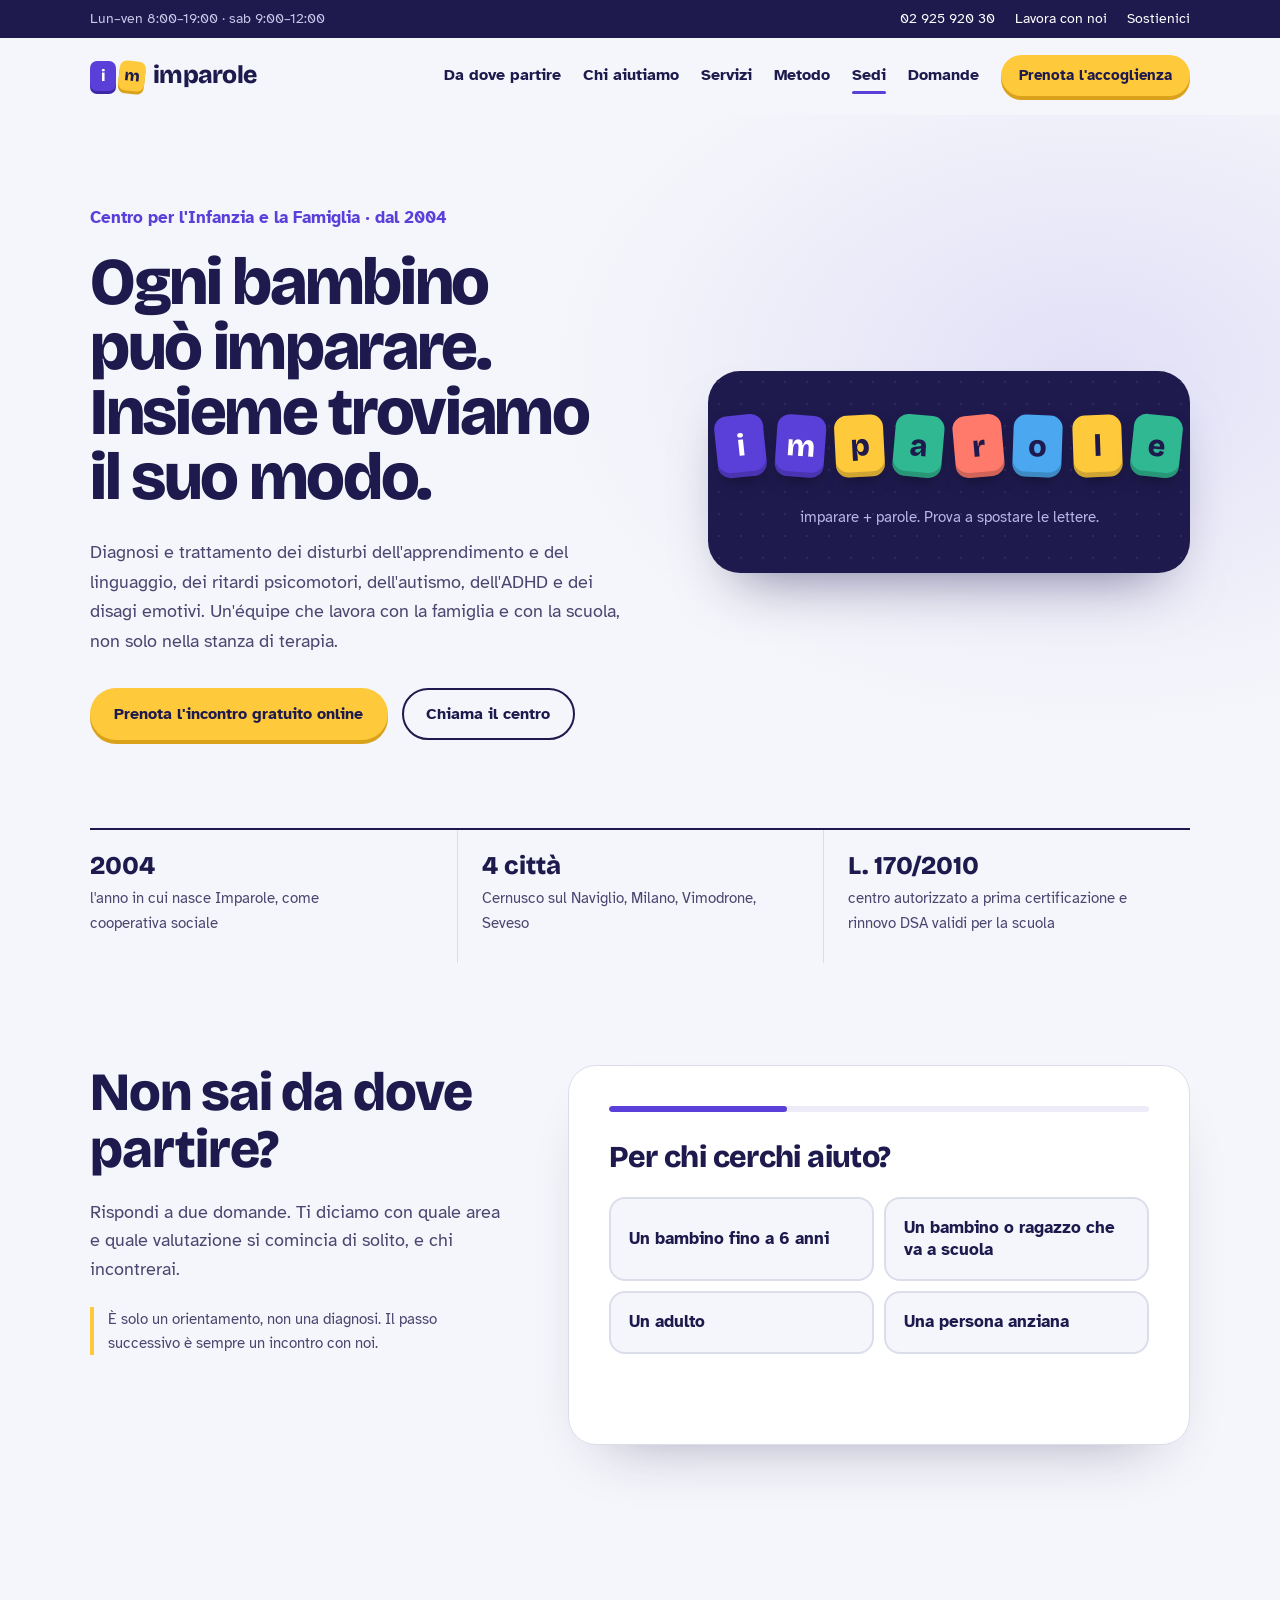
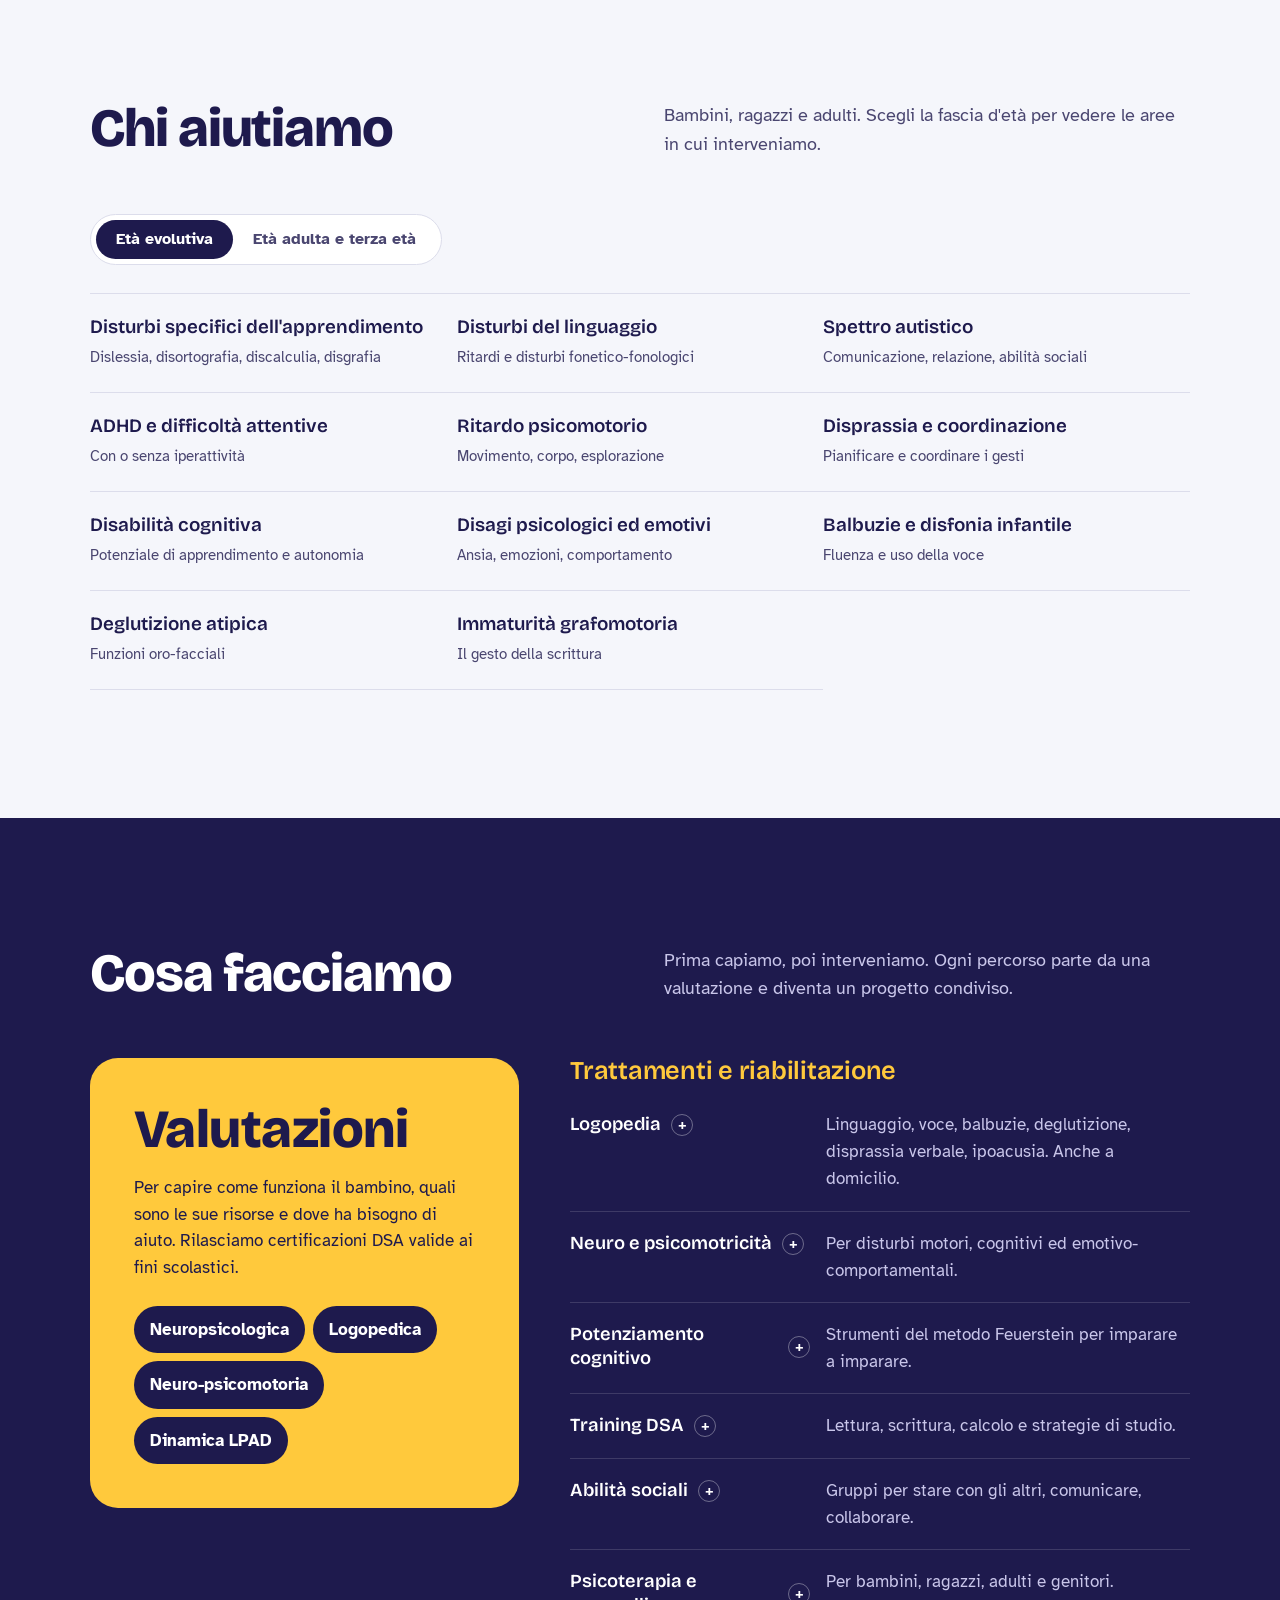
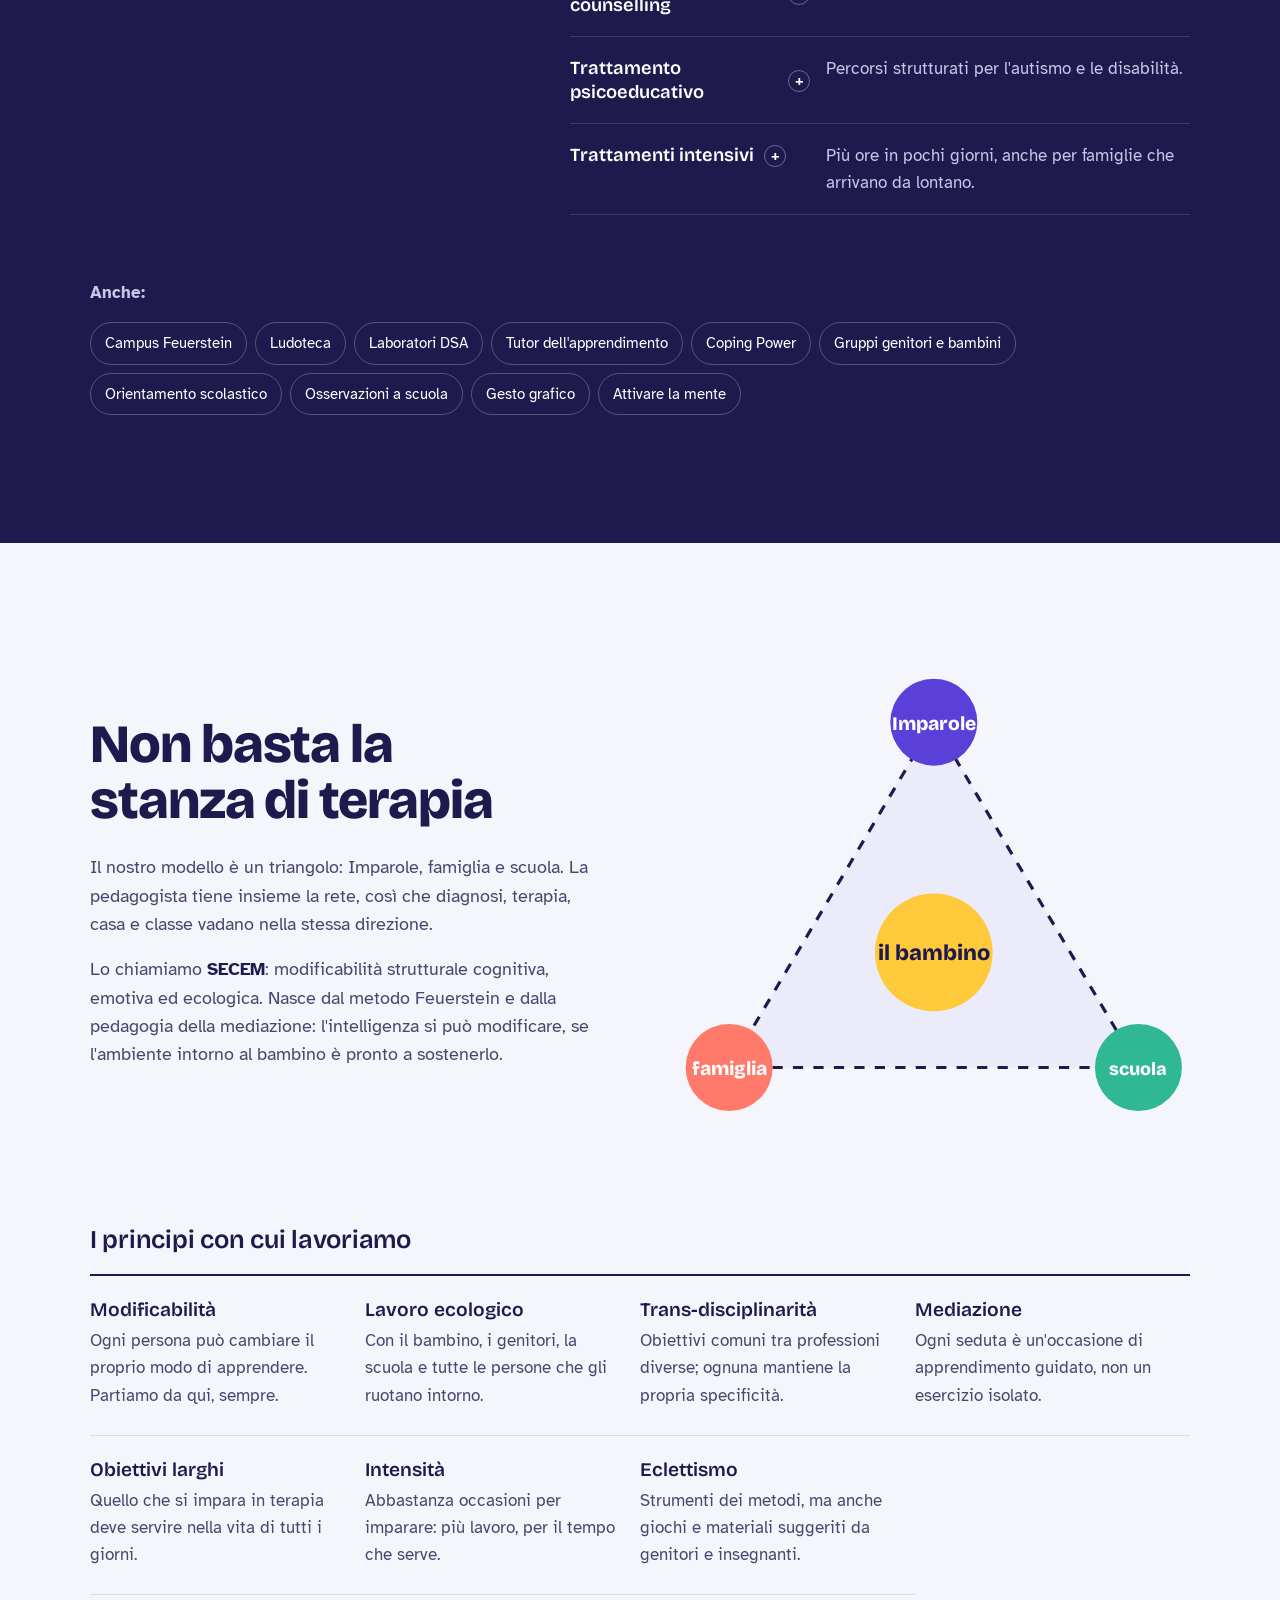
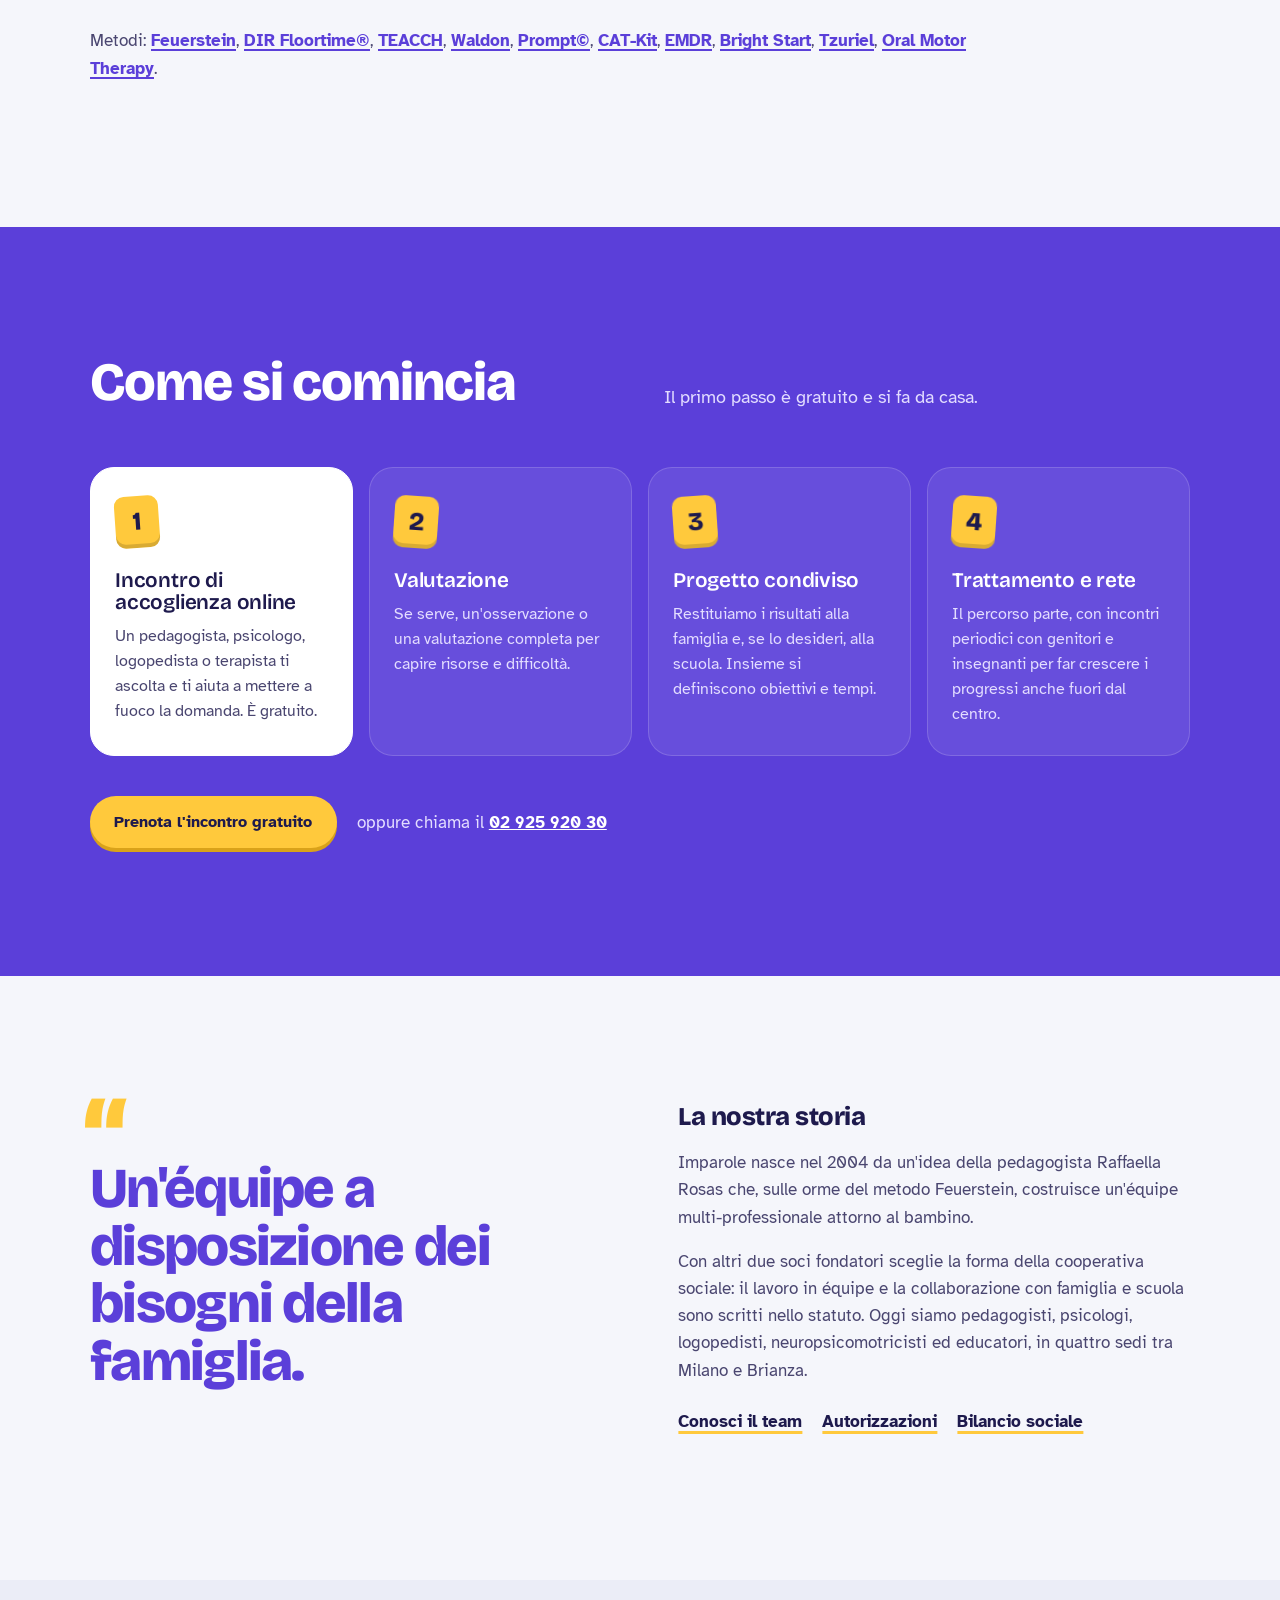
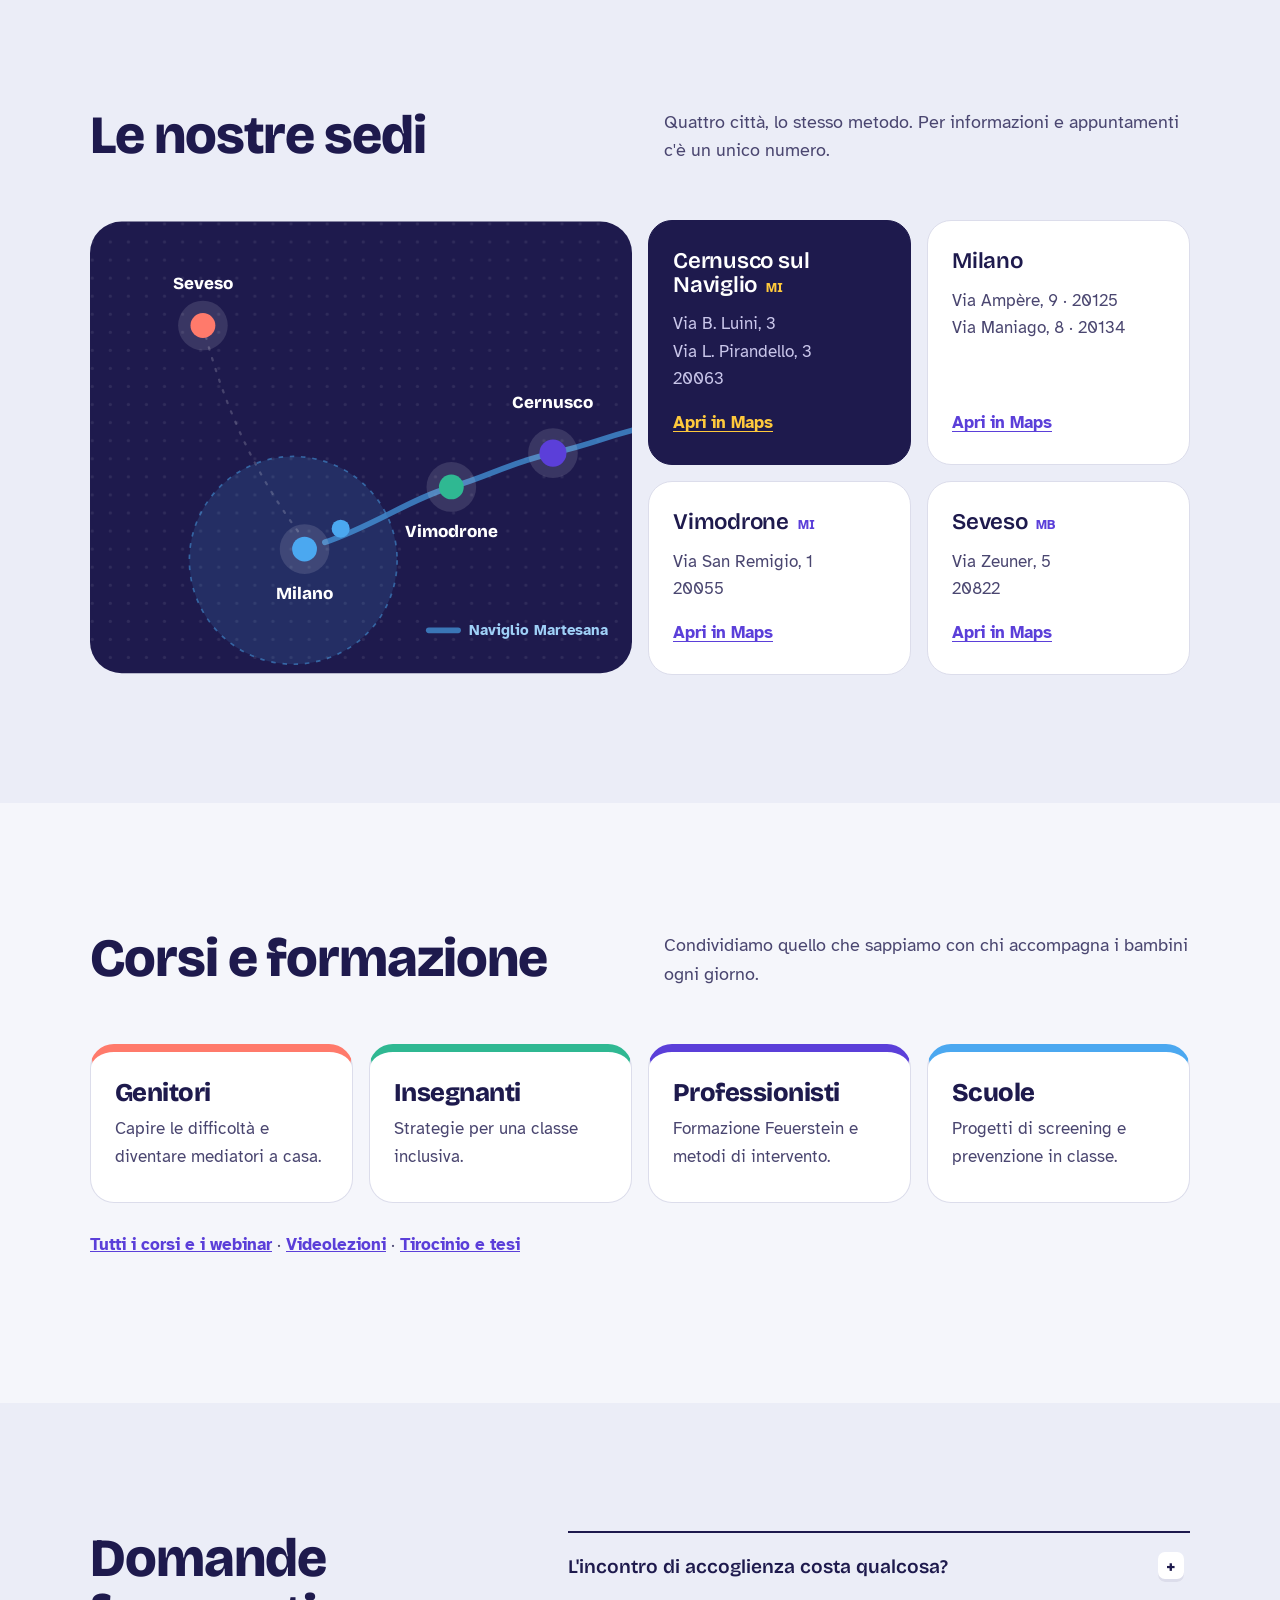
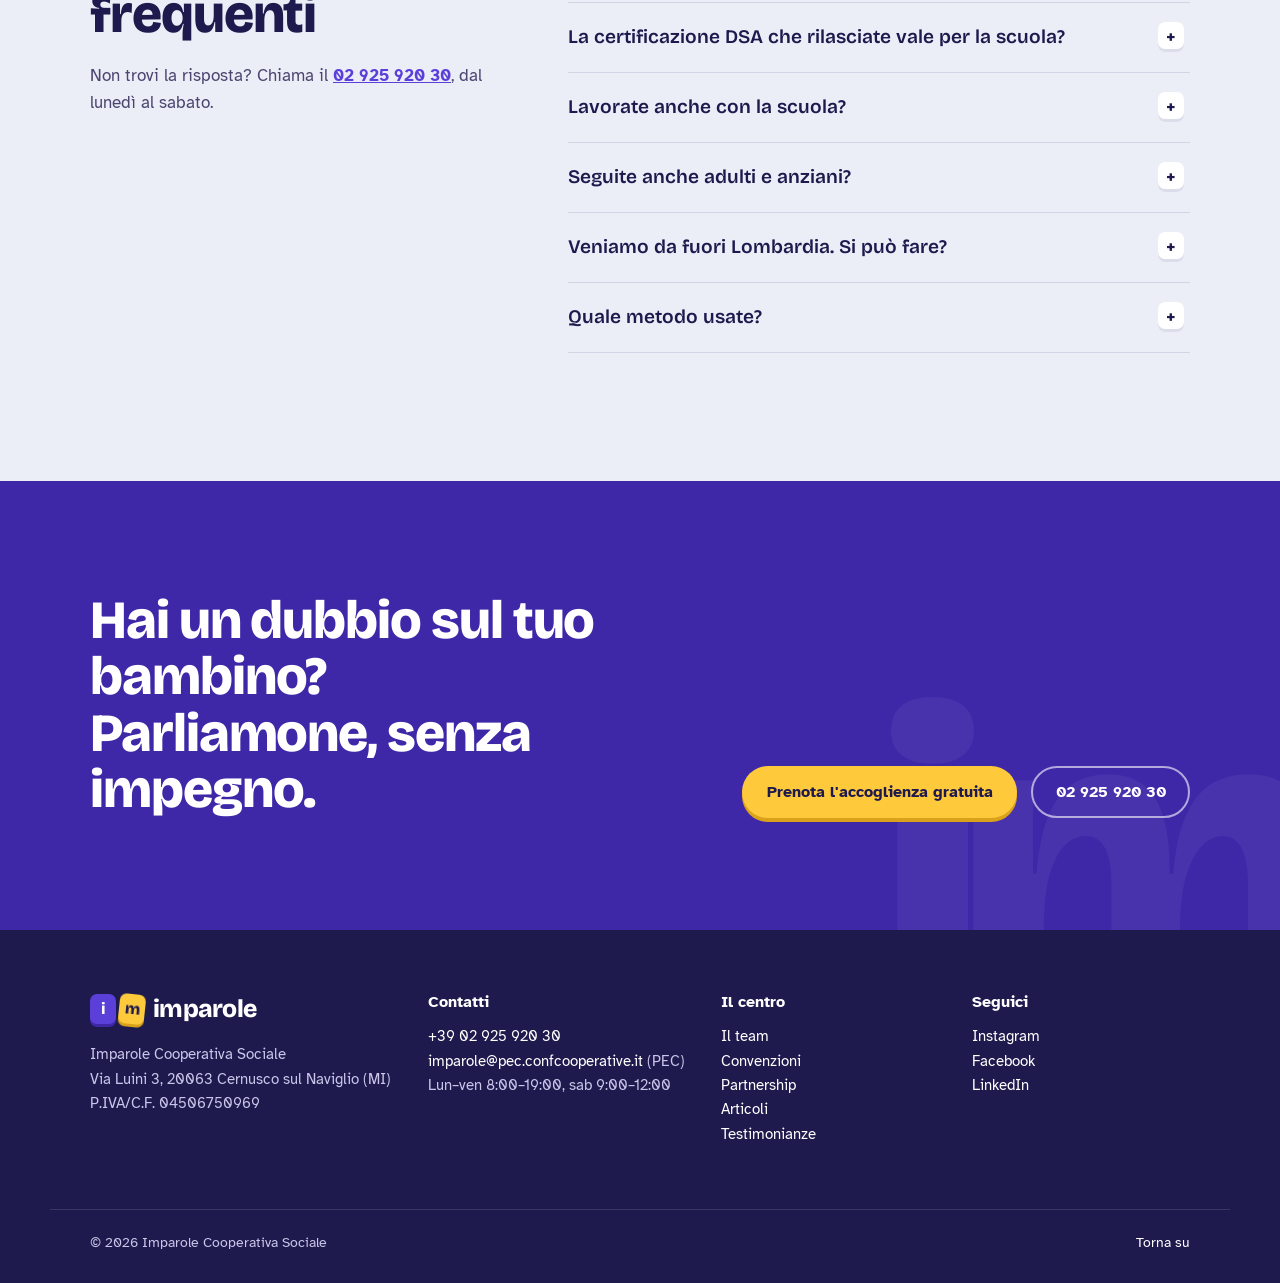
<file: index.html>
<!doctype html>
<html lang="it">
<head>
  <meta charset="utf-8">
  <meta name="viewport" content="width=device-width, initial-scale=1">
  <title>Imparole — Centro per l'Infanzia e la Famiglia</title>
  <meta name="description" content="Imparole è un Centro per l'Infanzia e la Famiglia: diagnosi e trattamento di DSA, disturbi del linguaggio, ADHD, autismo e ritardi psicomotori. Sedi a Cernusco sul Naviglio, Milano, Vimodrone e Seveso.">
  <meta name="theme-color" content="#1E1A4D">
  <meta property="og:title" content="Imparole — Centro per l'Infanzia e la Famiglia">
  <meta property="og:description" content="Valutazioni, logopedia, psicomotricità, potenziamento cognitivo e metodo Feuerstein. Dal 2004 accanto a bambini, famiglie e scuole.">
  <meta property="og:type" content="website">
  <meta property="og:locale" content="it_IT">
  <meta property="og:url" content="https://backinbusinesss.github.io/imparole/">
  <meta property="og:image" content="https://backinbusinesss.github.io/imparole/assets/og.png">
  <meta property="og:image:width" content="1200">
  <meta property="og:image:height" content="630">
  <meta name="twitter:card" content="summary_large_image">
  <link rel="apple-touch-icon" href="assets/apple-touch-icon.png">
  <link rel="icon" href="assets/favicon.svg" type="image/svg+xml">
  <link rel="preconnect" href="https://fonts.googleapis.com">
  <link rel="preconnect" href="https://fonts.gstatic.com" crossorigin>
  <link href="https://fonts.googleapis.com/css2?family=Atkinson+Hyperlegible:ital,wght@0,400;0,700;1,400&family=Bricolage+Grotesque:opsz,wght@12..96,400;12..96,600;12..96,800&display=swap" rel="stylesheet">
  <link rel="stylesheet" href="assets/css/style.css?v=5">
  <script>document.documentElement.classList.add('js')</script>
  <script type="application/ld+json">
  {
    "@context": "https://schema.org",
    "@type": "MedicalClinic",
    "name": "Imparole Cooperativa Sociale",
    "description": "Centro per l'Infanzia e la Famiglia: diagnosi e trattamento dei disturbi dell'apprendimento e del linguaggio.",
    "url": "https://www.imparole.it",
    "telephone": "+39 02 925 920 30",
    "foundingDate": "2004",
    "address": {"@type": "PostalAddress", "streetAddress": "Via B. Luini, 3", "postalCode": "20063", "addressLocality": "Cernusco sul Naviglio", "addressRegion": "MI", "addressCountry": "IT"},
    "openingHours": ["Mo-Fr 08:00-19:00", "Sa 09:00-12:00"],
    "sameAs": ["https://www.facebook.com/CoopImparole/", "https://www.instagram.com/imparole/", "https://it.linkedin.com/company/imparole"]
  }
  </script>
</head>
<body>
  <a class="skip" href="#main">Vai al contenuto</a>

  <div class="topline">
    <div class="wrap topline__in">
      <span>Lun–ven 8:00–19:00 · sab 9:00–12:00</span>
      <span class="topline__links">
        <a href="tel:+390292592030">02 925 920 30</a>
        <a href="https://www.imparole.it/lavora-con-noi/">Lavora con noi</a>
        <a href="https://www.imparole.it/sostienici/">Sostienici</a>
      </span>
    </div>
  </div>

  <header class="nav" id="top">
    <div class="wrap nav__in">
      <a class="brand" href="#top" aria-label="Imparole, torna all'inizio">
        <span class="brand__tiles" aria-hidden="true"><i>i</i><i>m</i></span>
        <span class="brand__word">imparole</span>
      </a>
      <button class="nav__toggle" aria-expanded="false" aria-controls="menu">
        <span class="sr">Apri il menu</span><span class="burger" aria-hidden="true"></span>
      </button>
      <nav id="menu" class="nav__menu" aria-label="Principale">
        <a href="#orientati">Da dove partire</a>
        <a href="#aiutiamo">Chi aiutiamo</a>
        <a href="#servizi">Servizi</a>
        <a href="#metodo">Metodo</a>
        <a href="#sedi">Sedi</a>
        <a href="#domande">Domande</a>
        <a class="btn btn--sun btn--sm" href="#inizia">Prenota l'accoglienza</a>
      </nav>
    </div>
  </header>

  <main id="main">
    <!-- HERO -->
    <section class="hero">
      <div class="wrap hero__grid">
        <div class="hero__copy">
          <p class="hero__kicker">Centro per l'Infanzia e la Famiglia · dal 2004</p>
          <h1 class="hero__title">Ogni bambino può imparare. Insieme troviamo il suo modo.</h1>
          <p class="hero__lead">Diagnosi e trattamento dei disturbi dell'apprendimento e del linguaggio, dei ritardi psicomotori, dell'autismo, dell'ADHD e dei disagi emotivi. Un'équipe che lavora con la famiglia e con la scuola, non solo nella stanza di terapia.</p>
          <div class="hero__cta">
            <a class="btn btn--sun" href="#inizia">Prenota l'incontro gratuito online</a>
            <a class="btn btn--ghost" href="tel:+390292592030">Chiama il centro</a>
          </div>
        </div>

        <div class="board" aria-label="Il nome Imparole composto con lettere-tessera">
          <div class="board__row" id="tiles">
            <span class="tile tile--im" style="--r:-6deg;--c:var(--violet)">i</span>
            <span class="tile tile--im" style="--r:4deg;--c:var(--violet)">m</span>
            <span class="tile" style="--r:-3deg;--c:var(--sun)">p</span>
            <span class="tile" style="--r:5deg;--c:var(--mint)">a</span>
            <span class="tile" style="--r:-5deg;--c:var(--coral)">r</span>
            <span class="tile" style="--r:2deg;--c:var(--sky)">o</span>
            <span class="tile" style="--r:-2deg;--c:var(--sun)">l</span>
            <span class="tile" style="--r:6deg;--c:var(--mint)">e</span>
          </div>
          <p class="board__note">imparare + parole. Prova a spostare le lettere.</p>
        </div>
      </div>

      <div class="wrap">
        <dl class="facts">
          <div><dt>2004</dt><dd>l'anno in cui nasce Imparole, come cooperativa sociale</dd></div>
          <div><dt>4 città</dt><dd>Cernusco sul Naviglio, Milano, Vimodrone, Seveso</dd></div>
          <div><dt>L. 170/2010</dt><dd>centro autorizzato a prima certificazione e rinnovo DSA validi per la scuola</dd></div>
        </dl>
      </div>
    </section>

    <!-- PERCORSO GUIDATO -->
    <section class="sec finder" id="orientati" aria-labelledby="finder-title">
      <div class="wrap finder__grid">
        <div class="finder__intro">
          <h2 id="finder-title">Non sai da dove partire?</h2>
          <p>Rispondi a due domande. Ti diciamo con quale area e quale valutazione si comincia di solito, e chi incontrerai.</p>
          <p class="finder__note">È solo un orientamento, non una diagnosi. Il passo successivo è sempre un incontro con noi.</p>
        </div>

        <div class="finder__card" data-step="1">
          <div class="finder__progress" aria-hidden="true"><span></span></div>

          <fieldset class="finder__q" data-q="age">
            <legend>Per chi cerchi aiuto?</legend>
            <div class="choices">
              <button type="button" data-v="small">Un bambino fino a 6 anni</button>
              <button type="button" data-v="school">Un bambino o ragazzo che va a scuola</button>
              <button type="button" data-v="adult">Un adulto</button>
              <button type="button" data-v="senior">Una persona anziana</button>
            </div>
          </fieldset>

          <fieldset class="finder__q" data-q="need" hidden>
            <legend>Cosa noti di più?</legend>
            <div class="choices" id="need-choices"></div>
            <button type="button" class="finder__back">Torna indietro</button>
          </fieldset>

          <div class="finder__result" hidden aria-live="polite">
            <p class="finder__area" id="r-area"></p>
            <h3 id="r-title"></h3>
            <p id="r-text"></p>
            <dl class="finder__meta">
              <div><dt>Primo passo</dt><dd id="r-first"></dd></div>
              <div><dt>Chi incontrerai</dt><dd id="r-who"></dd></div>
            </dl>
            <div class="finder__actions">
              <a class="btn btn--sun" href="https://www.imparole.it/accoglienza-online-gratuita/">Prenota l'incontro gratuito</a>
              <button type="button" class="finder__restart">Ricomincia</button>
            </div>
          </div>
        </div>
      </div>
    </section>

    <!-- CHI AIUTIAMO -->
    <section class="sec" id="aiutiamo">
      <div class="wrap">
        <div class="sec__head">
          <h2>Chi aiutiamo</h2>
          <p>Bambini, ragazzi e adulti. Scegli la fascia d'età per vedere le aree in cui interveniamo.</p>
        </div>

        <div class="tabs" role="tablist" aria-label="Fascia d'età">
          <button role="tab" id="t-evo" aria-selected="true" aria-controls="p-evo">Età evolutiva</button>
          <button role="tab" id="t-adu" aria-selected="false" aria-controls="p-adu" tabindex="-1">Età adulta e terza età</button>
        </div>

        <div class="panel" role="tabpanel" id="p-evo" aria-labelledby="t-evo">
          <ul class="areas">
            <li><a href="https://www.imparole.it/disturbi-specifici-apprendimento/"><b>Disturbi specifici dell'apprendimento</b><span>Dislessia, disortografia, discalculia, disgrafia</span></a></li>
            <li><a href="https://www.imparole.it/disturbi-del-linguaggio/"><b>Disturbi del linguaggio</b><span>Ritardi e disturbi fonetico-fonologici</span></a></li>
            <li><a href="https://www.imparole.it/disturbi-dello-spettro-autistico/"><b>Spettro autistico</b><span>Comunicazione, relazione, abilità sociali</span></a></li>
            <li><a href="https://www.imparole.it/adhd-e-difficolta-attentive/"><b>ADHD e difficoltà attentive</b><span>Con o senza iperattività</span></a></li>
            <li><a href="https://www.imparole.it/ritardo-psicomotorio/"><b>Ritardo psicomotorio</b><span>Movimento, corpo, esplorazione</span></a></li>
            <li><a href="https://www.imparole.it/disturbo-della-coordinazione-motoria-e-disprassia/"><b>Disprassia e coordinazione</b><span>Pianificare e coordinare i gesti</span></a></li>
            <li><a href="https://www.imparole.it/disabilita-cognitiva/"><b>Disabilità cognitiva</b><span>Potenziale di apprendimento e autonomia</span></a></li>
            <li><a href="https://www.imparole.it/disagi-psicologici-ed-emotivi/"><b>Disagi psicologici ed emotivi</b><span>Ansia, emozioni, comportamento</span></a></li>
            <li><a href="https://www.imparole.it/balbuzie-infantile/"><b>Balbuzie e disfonia infantile</b><span>Fluenza e uso della voce</span></a></li>
            <li><a href="https://www.imparole.it/deglutizione-atipica/"><b>Deglutizione atipica</b><span>Funzioni oro-facciali</span></a></li>
            <li><a href="https://www.imparole.it/immaturita-grafomotoria/"><b>Immaturità grafomotoria</b><span>Il gesto della scrittura</span></a></li>
          </ul>
        </div>

        <div class="panel" role="tabpanel" id="p-adu" aria-labelledby="t-adu" hidden>
          <ul class="areas">
            <li><a href="https://www.imparole.it/afasia/"><b>Afasia</b><span>Recuperare il linguaggio dopo un evento neurologico</span></a></li>
            <li><a href="https://www.imparole.it/disartria/"><b>Disartria</b><span>Articolazione e intelligibilità della parola</span></a></li>
            <li><a href="https://www.imparole.it/disfagia/"><b>Disfagia</b><span>Deglutire in sicurezza</span></a></li>
            <li><a href="https://www.imparole.it/disfonia-adulti/"><b>Disfonia</b><span>Voce affaticata o alterata</span></a></li>
            <li><a href="https://www.imparole.it/balbuzie-adulta/"><b>Balbuzie adulta</b><span>Fluenza e sicurezza comunicativa</span></a></li>
            <li><a href="https://www.imparole.it/fatica-grafomotoria/"><b>Fatica grafomotoria</b><span>Scrittura lenta o faticosa</span></a></li>
            <li><a href="https://www.imparole.it/disagio-emotivo-e-sofferenza-psichica/"><b>Disagio emotivo</b><span>Sostegno psicologico e psicoterapia</span></a></li>
            <li><a href="https://www.imparole.it/terza-eta/"><b>Terza età</b><span>Attivare la mente, mantenere le abilità</span></a></li>
          </ul>
        </div>
      </div>
    </section>

    <!-- SERVIZI -->
    <section class="sec sec--ink" id="servizi">
      <div class="wrap">
        <div class="sec__head">
          <h2>Cosa facciamo</h2>
          <p>Prima capiamo, poi interveniamo. Ogni percorso parte da una valutazione e diventa un progetto condiviso.</p>
        </div>

        <div class="svc">
          <article class="svc__eval">
            <h3>Valutazioni</h3>
            <p>Per capire come funziona il bambino, quali sono le sue risorse e dove ha bisogno di aiuto. Rilasciamo certificazioni DSA valide ai fini scolastici.</p>
            <ul class="pills">
              <li><button type="button" data-svc="v-neuro">Neuropsicologica</button></li>
              <li><button type="button" data-svc="v-logo">Logopedica</button></li>
              <li><button type="button" data-svc="v-psico">Neuro-psicomotoria</button></li>
              <li><button type="button" data-svc="v-lpad">Dinamica LPAD</button></li>
            </ul>
          </article>

          <div class="svc__list">
            <h3>Trattamenti e riabilitazione</h3>
            <dl>
              <div><dt><button type="button" data-svc="logopedia">Logopedia</button></dt><dd>Linguaggio, voce, balbuzie, deglutizione, disprassia verbale, ipoacusia. Anche a domicilio.</dd></div>
              <div><dt><button type="button" data-svc="psicomotricita">Neuro e psicomotricità</button></dt><dd>Per disturbi motori, cognitivi ed emotivo-comportamentali.</dd></div>
              <div><dt><button type="button" data-svc="cognitivo">Potenziamento cognitivo</button></dt><dd>Strumenti del metodo Feuerstein per imparare a imparare.</dd></div>
              <div><dt><button type="button" data-svc="dsa">Training DSA</button></dt><dd>Lettura, scrittura, calcolo e strategie di studio.</dd></div>
              <div><dt><button type="button" data-svc="sociali">Abilità sociali</button></dt><dd>Gruppi per stare con gli altri, comunicare, collaborare.</dd></div>
              <div><dt><button type="button" data-svc="psicoterapia">Psicoterapia e counselling</button></dt><dd>Per bambini, ragazzi, adulti e genitori.</dd></div>
              <div><dt><button type="button" data-svc="psicoeducativo">Trattamento psicoeducativo</button></dt><dd>Percorsi strutturati per l'autismo e le disabilità.</dd></div>
              <div><dt><button type="button" data-svc="intensivi">Trattamenti intensivi</button></dt><dd>Più ore in pochi giorni, anche per famiglie che arrivano da lontano.</dd></div>
            </dl>
          </div>
        </div>

        <div class="extra">
          <p>Anche:</p>
          <ul>
            <li><a href="https://www.imparole.it/campus-feuerstein/">Campus Feuerstein</a></li>
            <li><a href="https://www.imparole.it/ludoteca/">Ludoteca</a></li>
            <li><a href="https://www.imparole.it/laboratori-dsa/">Laboratori DSA</a></li>
            <li><a href="https://www.imparole.it/tutor-apprendimento/">Tutor dell'apprendimento</a></li>
            <li><a href="https://www.imparole.it/coping-power/">Coping Power</a></li>
            <li><a href="https://www.imparole.it/gruppetti-genitori-e-bambini/">Gruppi genitori e bambini</a></li>
            <li><a href="https://www.imparole.it/orientamentoscolastico/">Orientamento scolastico</a></li>
            <li><a href="https://www.imparole.it/osservazioni-psicoeducative-a-scuola/">Osservazioni a scuola</a></li>
            <li><a href="https://www.imparole.it/educazione-del-gesto-grafico/">Gesto grafico</a></li>
            <li><a href="https://www.imparole.it/attivare-la-mente/">Attivare la mente</a></li>
          </ul>
        </div>
      </div>
    </section>

    <!-- TRIANGOLO + METODO -->
    <section class="sec" id="metodo">
      <div class="wrap tri">
        <div class="tri__copy">
          <h2>Non basta la stanza di terapia</h2>
          <p>Il nostro modello è un triangolo: Imparole, famiglia e scuola. La pedagogista tiene insieme la rete, così che diagnosi, terapia, casa e classe vadano nella stessa direzione.</p>
          <p>Lo chiamiamo <strong>SECEM</strong>: modificabilità strutturale cognitiva, emotiva ed ecologica. Nasce dal metodo Feuerstein e dalla pedagogia della mediazione: l'intelligenza si può modificare, se l'ambiente intorno al bambino è pronto a sostenerlo.</p>
        </div>
        <figure class="tri__fig" aria-label="Schema: Imparole, famiglia e scuola collegati attorno al bambino">
          <svg viewBox="0 0 400 360" role="img">
            <title>Il triangolo Imparole, famiglia, scuola</title>
            <path class="tri__line" d="M200 40 L360 310 L40 310 Z"/>
            <circle class="tri__core" cx="200" cy="220" r="46"/>
            <text class="tri__coretext" x="200" y="226">il bambino</text>
            <g class="tri__node"><circle cx="200" cy="40" r="34" fill="var(--violet)"/><text x="200" y="46">Imparole</text></g>
            <g class="tri__node"><circle cx="360" cy="310" r="34" fill="var(--mint)"/><text x="360" y="316">scuola</text></g>
            <g class="tri__node"><circle cx="40" cy="310" r="34" fill="var(--coral)"/><text x="40" y="316">famiglia</text></g>
          </svg>
        </figure>
      </div>

      <div class="wrap">
        <h3 class="principles__title">I principi con cui lavoriamo</h3>
        <ul class="principles">
          <li><b>Modificabilità</b>Ogni persona può cambiare il proprio modo di apprendere. Partiamo da qui, sempre.</li>
          <li><b>Lavoro ecologico</b>Con il bambino, i genitori, la scuola e tutte le persone che gli ruotano intorno.</li>
          <li><b>Trans-disciplinarità</b>Obiettivi comuni tra professioni diverse; ognuna mantiene la propria specificità.</li>
          <li><b>Mediazione</b>Ogni seduta è un'occasione di apprendimento guidato, non un esercizio isolato.</li>
          <li><b>Obiettivi larghi</b>Quello che si impara in terapia deve servire nella vita di tutti i giorni.</li>
          <li><b>Intensità</b>Abbastanza occasioni per imparare: più lavoro, per il tempo che serve.</li>
          <li><b>Eclettismo</b>Strumenti dei metodi, ma anche giochi e materiali suggeriti da genitori e insegnanti.</li>
        </ul>
        <p class="methods">Metodi: <a href="https://www.imparole.it/metodo-feuerstein-cose/">Feuerstein</a>, <a href="https://www.imparole.it/dir-floortime/">DIR Floortime®</a>, <a href="https://www.imparole.it/metodo-teacch/">TEACCH</a>, <a href="https://www.imparole.it/metodo-waldon/">Waldon</a>, <a href="https://www.imparole.it/metodo-prompt/">Prompt©</a>, <a href="https://www.imparole.it/metodo-cat-kit/">CAT-Kit</a>, <a href="https://www.imparole.it/metodo-emdr/">EMDR</a>, <a href="https://www.imparole.it/metodo-bright-start/">Bright Start</a>, <a href="https://www.imparole.it/metodo-tzuriel/">Tzuriel</a>, <a href="https://www.imparole.it/oral-motor-therapy/">Oral Motor Therapy</a>.</p>
      </div>
    </section>

    <!-- PERCORSO -->
    <section class="sec sec--violet" id="inizia">
      <div class="wrap">
        <div class="sec__head">
          <h2>Come si comincia</h2>
          <p>Il primo passo è gratuito e si fa da casa.</p>
        </div>
        <ol class="steps">
          <li>
            <h3>Incontro di accoglienza online</h3>
            <p>Un pedagogista, psicologo, logopedista o terapista ti ascolta e ti aiuta a mettere a fuoco la domanda. È gratuito.</p>
          </li>
          <li>
            <h3>Valutazione</h3>
            <p>Se serve, un'osservazione o una valutazione completa per capire risorse e difficoltà.</p>
          </li>
          <li>
            <h3>Progetto condiviso</h3>
            <p>Restituiamo i risultati alla famiglia e, se lo desideri, alla scuola. Insieme si definiscono obiettivi e tempi.</p>
          </li>
          <li>
            <h3>Trattamento e rete</h3>
            <p>Il percorso parte, con incontri periodici con genitori e insegnanti per far crescere i progressi anche fuori dal centro.</p>
          </li>
        </ol>
        <div class="steps__cta">
          <a class="btn btn--sun" href="https://www.imparole.it/accoglienza-online-gratuita/">Prenota l'incontro gratuito</a>
          <span>oppure chiama il <a href="tel:+390292592030">02 925 920 30</a></span>
        </div>
      </div>
    </section>

    <!-- STORIA -->
    <section class="sec" id="storia">
      <div class="wrap story">
        <blockquote class="story__quote">
          <p>Un'équipe a disposizione dei bisogni della famiglia.</p>
        </blockquote>
        <div class="story__copy">
          <h2>La nostra storia</h2>
          <p>Imparole nasce nel 2004 da un'idea della pedagogista Raffaella Rosas che, sulle orme del metodo Feuerstein, costruisce un'équipe multi-professionale attorno al bambino.</p>
          <p>Con altri due soci fondatori sceglie la forma della cooperativa sociale: il lavoro in équipe e la collaborazione con famiglia e scuola sono scritti nello statuto. Oggi siamo pedagogisti, psicologi, logopedisti, neuropsicomotricisti ed educatori, in quattro sedi tra Milano e Brianza.</p>
          <p class="story__links"><a href="https://www.imparole.it/staff/">Conosci il team</a> <a href="https://www.imparole.it/autorizzazioni/">Autorizzazioni</a> <a href="https://www.imparole.it/bilancio-sociale/">Bilancio sociale</a></p>
        </div>
      </div>
    </section>

    <!-- SEDI -->
    <section class="sec sec--soft" id="sedi">
      <div class="wrap">
        <div class="sec__head">
          <h2>Le nostre sedi</h2>
          <p>Quattro città, lo stesso metodo. Per informazioni e appuntamenti c'è un unico numero.</p>
        </div>
        <div class="sedi">
        <figure class="map" aria-label="Mappa illustrata delle sedi a nord-est di Milano">
          <svg viewBox="0 0 480 400" role="img">
            <title>Le sedi Imparole: Seveso, Milano, Vimodrone, Cernusco sul Naviglio</title>
            <defs>
              <pattern id="dots" width="16" height="16" patternUnits="userSpaceOnUse"><circle cx="2" cy="2" r="1.4" class="map__dot"/></pattern>
            </defs>
            <rect width="480" height="400" rx="28" class="map__bg"/>
            <rect width="480" height="400" rx="28" fill="url(#dots)"/>
            <circle cx="180" cy="300" r="92" class="map__city"/>
            <path d="M208 284 C 250 270, 285 245, 320 235 S 370 214, 410 205 S 455 190, 500 180" class="map__river"/>
            <path d="M100 92 C 120 170, 150 230, 190 282" class="map__road"/>
            <g class="pin" data-place="seveso" transform="translate(100 92)"><circle r="22" class="pin__halo"/><circle r="11" fill="var(--coral)"/><text y="-32">Seveso</text></g>
            <g class="pin" data-place="milano" transform="translate(190 290)"><circle r="22" class="pin__halo"/><circle r="11" fill="var(--sky)"/><text y="44">Milano</text></g>
            <g class="pin" data-place="milano" transform="translate(222 272)"><circle r="8" fill="var(--sky)"/></g>
            <g class="pin" data-place="vimodrone" transform="translate(320 235)"><circle r="22" class="pin__halo"/><circle r="11" fill="var(--mint)"/><text y="44">Vimodrone</text></g>
            <g class="pin" data-place="cernusco" transform="translate(410 205)"><circle r="22" class="pin__halo"/><circle r="12" fill="var(--violet)"/><text y="-40">Cernusco</text></g>
            <g transform="translate(300 366)"><line x1="0" y1="-4" x2="26" y2="-4" class="map__river"/><text x="36" y="0" class="map__riverlabel">Naviglio Martesana</text></g>
          </svg>
        </figure>
        <ul class="places">
          <li class="place place--main" data-place="cernusco">
            <h3>Cernusco sul Naviglio <small>MI</small></h3>
            <p>Via B. Luini, 3<br>Via L. Pirandello, 3<br>20063</p>
            <a href="https://www.google.com/maps/search/?api=1&query=Via+Luini+3+Cernusco+sul+Naviglio">Apri in Maps</a>
          </li>
          <li class="place" data-place="milano">
            <h3>Milano</h3>
            <p>Via Ampère, 9 · 20125<br>Via Maniago, 8 · 20134</p>
            <a href="https://www.google.com/maps/search/?api=1&query=Via+Ampere+9+Milano">Apri in Maps</a>
          </li>
          <li class="place" data-place="vimodrone">
            <h3>Vimodrone <small>MI</small></h3>
            <p>Via San Remigio, 1<br>20055</p>
            <a href="https://www.google.com/maps/search/?api=1&query=Via+San+Remigio+1+Vimodrone">Apri in Maps</a>
          </li>
          <li class="place" data-place="seveso">
            <h3>Seveso <small>MB</small></h3>
            <p>Via Zeuner, 5<br>20822</p>
            <a href="https://www.google.com/maps/search/?api=1&query=Via+Zeuner+5+Seveso">Apri in Maps</a>
          </li>
        </ul>
        </div>
      </div>
    </section>

    <!-- CORSI -->
    <section class="sec" id="corsi">
      <div class="wrap">
        <div class="sec__head">
          <h2>Corsi e formazione</h2>
          <p>Condividiamo quello che sappiamo con chi accompagna i bambini ogni giorno.</p>
        </div>
        <div class="courses">
          <a href="https://www.imparole.it/corsi-genitori/" class="course" style="--c:var(--coral)"><b>Genitori</b><span>Capire le difficoltà e diventare mediatori a casa.</span></a>
          <a href="https://www.imparole.it/corsi-insegnanti/" class="course" style="--c:var(--mint)"><b>Insegnanti</b><span>Strategie per una classe inclusiva.</span></a>
          <a href="https://www.imparole.it/corsi-professionisti/" class="course" style="--c:var(--violet)"><b>Professionisti</b><span>Formazione Feuerstein e metodi di intervento.</span></a>
          <a href="https://www.imparole.it/progetti-scuole/" class="course" style="--c:var(--sky)"><b>Scuole</b><span>Progetti di screening e prevenzione in classe.</span></a>
        </div>
        <p class="courses__more"><a href="https://www.imparole.it/corsi-e-webinar/">Tutti i corsi e i webinar</a> · <a href="https://www.imparole.it/videolezioni/">Videolezioni</a> · <a href="https://www.imparole.it/sede-di-tirocinio-e-tesi/">Tirocinio e tesi</a></p>
      </div>
    </section>

    <!-- FAQ -->
    <section class="sec sec--soft" id="domande">
      <div class="wrap faq">
        <div class="faq__head">
          <h2>Domande frequenti</h2>
          <p>Non trovi la risposta? Chiama il <a href="tel:+390292592030">02 925 920 30</a>, dal lunedì al sabato.</p>
        </div>
        <div class="faq__list">
          <details>
            <summary>L'incontro di accoglienza costa qualcosa?</summary>
            <p>No, è gratuito e si fa online. Un pedagogista, uno psicologo, un logopedista o un terapista della neuro e psicomotricità ti ascolta, ti aiuta a definire la domanda e ti orienta tra i servizi del centro.</p>
          </details>
          <details>
            <summary>La certificazione DSA che rilasciate vale per la scuola?</summary>
            <p>Sì. Imparole è un centro autorizzato alla prima certificazione diagnostica e al rinnovo, validi ai fini scolastici secondo la legge 170/2010.</p>
          </details>
          <details>
            <summary>Lavorate anche con la scuola?</summary>
            <p>È parte del nostro metodo. Con il consenso della famiglia condividiamo i risultati con gli insegnanti, facciamo osservazioni psicoeducative in classe e proponiamo corsi e progetti per le scuole.</p>
          </details>
          <details>
            <summary>Seguite anche adulti e anziani?</summary>
            <p>Sì: logopedia per afasia, disartria, disfagia, disfonia e balbuzie, sostegno psicologico e percorsi per la terza età. Per alcune di queste situazioni la logopedia è possibile anche a domicilio.</p>
          </details>
          <details>
            <summary>Veniamo da fuori Lombardia. Si può fare?</summary>
            <p>Sì, con i trattamenti intensivi: più ore di lavoro concentrate in pochi giorni. Abbiamo anche strutture convenzionate per il pernottamento vicino alla sede.</p>
          </details>
          <details>
            <summary>Quale metodo usate?</summary>
            <p>Il nostro approccio si chiama SECEM e nasce dal metodo Feuerstein: crediamo che le capacità di apprendimento si possano modificare. Lo integriamo con altri metodi riconosciuti, come DIR Floortime®, TEACCH, Prompt© ed EMDR, scelti in base alla persona.</p>
          </details>
        </div>
      </div>
    </section>

    <!-- CTA -->
    <section class="cta">
      <div class="wrap cta__in">
        <h2>Hai un dubbio sul tuo bambino?<br>Parliamone, senza impegno.</h2>
        <div class="cta__actions">
          <a class="btn btn--sun" href="https://www.imparole.it/accoglienza-online-gratuita/">Prenota l'accoglienza gratuita</a>
          <a class="btn btn--line" href="tel:+390292592030">02 925 920 30</a>
        </div>
      </div>
    </section>
  </main>

  <footer class="foot">
    <div class="wrap foot__grid">
      <div>
        <a class="brand brand--light" href="#top"><span class="brand__tiles" aria-hidden="true"><i>i</i><i>m</i></span><span class="brand__word">imparole</span></a>
        <p>Imparole Cooperativa Sociale<br>Via Luini 3, 20063 Cernusco sul Naviglio (MI)<br>P.IVA/C.F. 04506750969</p>
      </div>
      <div>
        <h4>Contatti</h4>
        <p><a href="tel:+390292592030">+39 02 925 920 30</a><br><a href="mailto:imparole@pec.confcooperative.it">imparole@pec.confcooperative.it</a> (PEC)<br>Lun–ven 8:00–19:00, sab 9:00–12:00</p>
      </div>
      <div>
        <h4>Il centro</h4>
        <p><a href="https://www.imparole.it/staff/">Il team</a><br><a href="https://www.imparole.it/convenzioni/">Convenzioni</a><br><a href="https://www.imparole.it/partnership/">Partnership</a><br><a href="https://www.imparole.it/articoli/">Articoli</a><br><a href="https://www.imparole.it/testimonianze/">Testimonianze</a></p>
      </div>
      <div>
        <h4>Seguici</h4>
        <p><a href="https://www.instagram.com/imparole/">Instagram</a><br><a href="https://www.facebook.com/CoopImparole/">Facebook</a><br><a href="https://it.linkedin.com/company/imparole">LinkedIn</a></p>
      </div>
    </div>
    <div class="wrap foot__bottom">
      <span>© <span id="year">2026</span> Imparole Cooperativa Sociale</span>
      <span><a href="#top">Torna su</a></span>
    </div>
  </footer>

  <!-- Pannello servizio -->
  <div class="drawer" id="drawer" hidden>
    <div class="drawer__scrim" data-close></div>
    <aside class="drawer__panel" role="dialog" aria-modal="true" aria-labelledby="d-title" tabindex="-1">
      <button type="button" class="drawer__close" data-close><span class="sr">Chiudi</span><span aria-hidden="true">×</span></button>
      <p class="drawer__kind" id="d-kind"></p>
      <h2 id="d-title"></h2>
      <p class="drawer__lead" id="d-lead"></p>
      <h3>Quando è utile</h3>
      <ul id="d-for"></ul>
      <h3>Come funziona</h3>
      <p id="d-how"></p>
      <div class="drawer__actions">
        <a class="btn btn--sun" href="https://www.imparole.it/accoglienza-online-gratuita/">Parliamone all'incontro gratuito</a>
        <a class="drawer__more" id="d-more" href="#">Scheda completa su imparole.it</a>
      </div>
    </aside>
  </div>

  <!-- Barra contatti mobile -->
  <div class="dock" id="dock" aria-label="Contatti rapidi">
    <a class="btn btn--sun" href="https://www.imparole.it/accoglienza-online-gratuita/">Prenota gratis</a>
    <a class="btn btn--ink" href="tel:+390292592030">Chiama</a>
  </div>

  <script src="assets/js/main.js?v=4" defer></script>
</body>
</html>
</file>
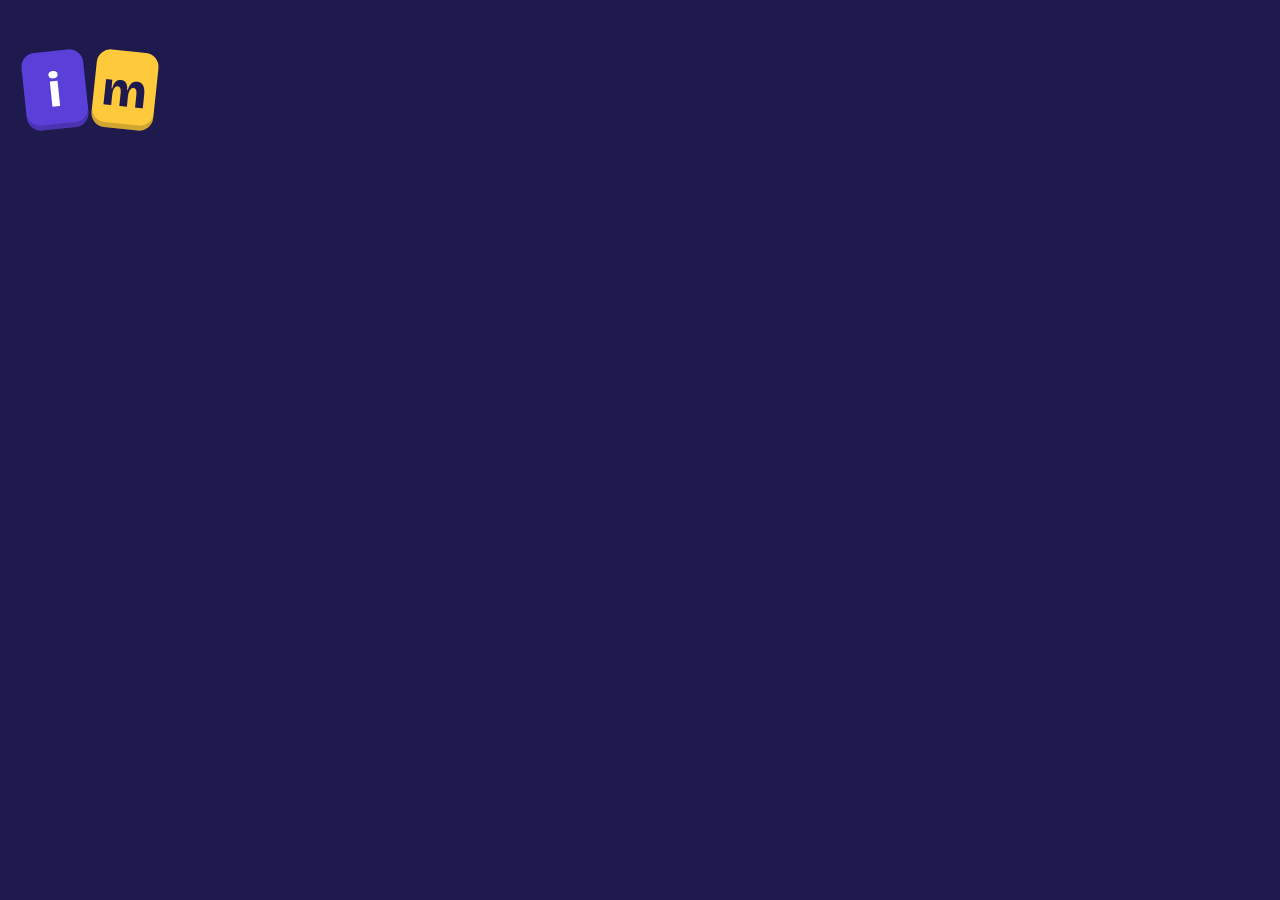
<file: tools/icon.html>
<!doctype html>
<html><head><meta charset="utf-8"><meta name="robots" content="noindex"><title>icon</title>
<link href="https://fonts.googleapis.com/css2?family=Bricolage+Grotesque:opsz,wght@12..96,800&display=swap" rel="stylesheet">
<style>
  html, body { margin: 0; }
  body { width: 180px; height: 180px; background: #1E1A4D; display: grid; place-items: center; }
  .r { display: flex; gap: 8px; }
  .t { width: 62px; height: 78px; border-radius: 14px; display: grid; place-items: center; font: 800 48px/1 "Bricolage Grotesque"; box-shadow: inset 0 -5px 0 rgba(0,0,0,.18); }
</style></head>
<body><div class="r"><span class="t" style="background:#5B3FD9;color:#fff;transform:rotate(-6deg)">i</span><span class="t" style="background:#FFC93C;color:#1E1A4D;transform:rotate(6deg)">m</span></div></body></html>
</file>
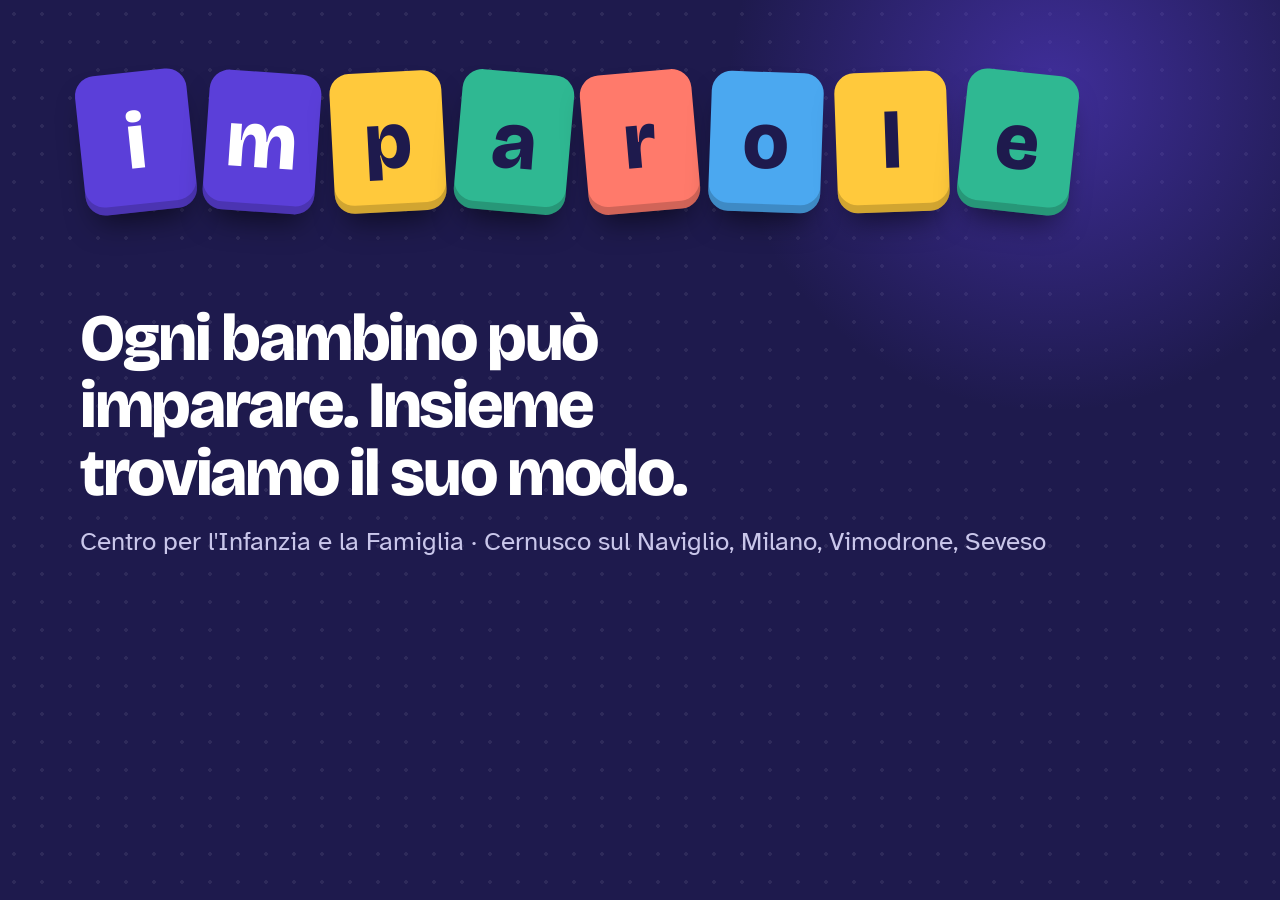
<file: tools/og.html>
<!doctype html>
<html lang="it">
<head>
<meta charset="utf-8">
<meta name="robots" content="noindex">
<title>og</title>
<link href="https://fonts.googleapis.com/css2?family=Atkinson+Hyperlegible:wght@400;700&family=Bricolage+Grotesque:opsz,wght@12..96,800&display=swap" rel="stylesheet">
<style>
  :root { --ink:#1E1A4D; --violet:#5B3FD9; --sun:#FFC93C; --mint:#2FB892; --coral:#FF7A6B; --sky:#4BA8F0; }
  html, body { margin: 0; }
  body { width: 1200px; height: 630px; overflow: hidden; background: var(--ink); color: #fff; font-family: "Atkinson Hyperlegible", sans-serif;
    background-image: radial-gradient(rgba(255,255,255,.07) 2px, transparent 2px); background-size: 28px 28px; position: relative; }
  .glow { position: absolute; width: 700px; height: 700px; right: -200px; top: -260px; background: radial-gradient(circle, rgba(91,63,217,.55), transparent 65%); }
  .in { position: absolute; inset: 72px 80px; display: flex; flex-direction: column; justify-content: space-between; }
  .row { display: flex; gap: 14px; }
  .t { width: 112px; height: 140px; border-radius: 20px; display: grid; place-items: center; font: 800 80px/1 "Bricolage Grotesque"; color: var(--ink);
    box-shadow: inset 0 -8px 0 rgba(0,0,0,.18), 0 18px 30px -12px rgba(0,0,0,.6); }
  h1 { font: 800 66px/1.02 "Bricolage Grotesque"; letter-spacing: -0.035em; margin: 0; max-width: 18ch; }
  p { margin: 18px 0 0; font-size: 26px; color: #C9C6EA; }
</style>
</head>
<body>
  <div class="glow"></div>
  <div class="in">
    <div class="row">
      <span class="t" style="background:var(--violet);color:#fff;transform:rotate(-6deg)">i</span>
      <span class="t" style="background:var(--violet);color:#fff;transform:rotate(4deg)">m</span>
      <span class="t" style="background:var(--sun);transform:rotate(-3deg)">p</span>
      <span class="t" style="background:var(--mint);transform:rotate(5deg)">a</span>
      <span class="t" style="background:var(--coral);transform:rotate(-5deg)">r</span>
      <span class="t" style="background:var(--sky);transform:rotate(2deg)">o</span>
      <span class="t" style="background:var(--sun);transform:rotate(-2deg)">l</span>
      <span class="t" style="background:var(--mint);transform:rotate(6deg)">e</span>
    </div>
    <div>
      <h1>Ogni bambino può imparare. Insieme troviamo il suo modo.</h1>
      <p>Centro per l'Infanzia e la Famiglia · Cernusco sul Naviglio, Milano, Vimodrone, Seveso</p>
    </div>
  </div>
</body>
</html>
</file>
<file: assets/css/style.css>
/* Imparole — design tokens */
:root {
  --ink: #1E1A4D;
  --ink-2: #4A4670;
  --paper: #F5F6FB;
  --white: #FFFFFF;
  --violet: #5B3FD9;
  --violet-deep: #3E28A8;
  --sun: #FFC93C;
  --mint: #2FB892;
  --coral: #FF7A6B;
  --sky: #4BA8F0;
  --line: #DCDDEB;

  --f-display: "Bricolage Grotesque", "Segoe UI", system-ui, sans-serif;
  --f-body: "Atkinson Hyperlegible", "Segoe UI", system-ui, sans-serif;

  --s-1: clamp(2.5rem, 5.2vw, 4.7rem);
  --s-2: clamp(2rem, 4.2vw, 3.4rem);
  --s-3: clamp(1.3rem, 2vw, 1.6rem);
  --s-body: 1.0625rem;

  --wrap: 1180px;
  --gutter: clamp(16px, 4vw, 40px);
  --ease: cubic-bezier(.2, .8, .2, 1);
}

*, *::before, *::after { box-sizing: border-box; }
html { scroll-behavior: smooth; scroll-padding-top: 88px; -webkit-text-size-adjust: 100%; }
body {
  margin: 0;
  background: var(--paper);
  color: var(--ink);
  font: 400 var(--s-body)/1.6 var(--f-body);
  -webkit-font-smoothing: antialiased;
  overflow-x: hidden;
}
img, svg { display: block; max-width: 100%; }
a { color: inherit; }
h1, h2, h3, h4 { font-family: var(--f-display); margin: 0; line-height: 1.05; letter-spacing: -0.02em; font-weight: 800; }
h3 { font-weight: 600; letter-spacing: -0.01em; }
p { margin: 0 0 1em; }
:focus-visible { outline: 3px solid var(--sun); outline-offset: 3px; border-radius: 6px; }

.wrap { max-width: var(--wrap); margin: 0 auto; padding: 0 var(--gutter); }
.sr { position: absolute; width: 1px; height: 1px; overflow: hidden; clip: rect(0 0 0 0); }
.skip { position: absolute; left: 12px; top: -60px; background: var(--sun); color: var(--ink); padding: 10px 16px; border-radius: 10px; z-index: 100; font-weight: 700; }
.skip:focus { top: 12px; }

/* Buttons */
.btn {
  display: inline-flex; align-items: center; justify-content: center; gap: .5em;
  font: 700 1rem/1 var(--f-body);
  padding: 1em 1.4em; border-radius: 999px; text-decoration: none;
  border: 2px solid transparent;
  transition: transform .25s var(--ease), box-shadow .25s var(--ease), background .2s;
}
.btn--sun { background: var(--sun); color: var(--ink); box-shadow: 0 4px 0 #D9A21A; }
.btn--sun:hover { transform: translateY(-2px); box-shadow: 0 6px 0 #D9A21A; }
.btn--sun:active { transform: translateY(3px); box-shadow: 0 1px 0 #D9A21A; }
.btn--ghost { border-color: var(--ink); color: var(--ink); }
.btn--ghost:hover { background: var(--ink); color: var(--white); }
.btn--line { border-color: rgba(255,255,255,.6); color: var(--white); }
.btn--line:hover { background: var(--white); color: var(--violet-deep); }
.btn--sm { padding: .75em 1.1em; font-size: .92rem; }

/* Topline */
.topline { background: var(--ink); color: #C9C6EA; font-size: .85rem; }
.topline__in { display: flex; justify-content: space-between; gap: 16px; padding-top: 8px; padding-bottom: 8px; }
.topline__links { display: flex; gap: 20px; }
.topline a { text-decoration: none; color: var(--white); }
.topline a:hover { color: var(--sun); }

/* Nav */
.nav { position: sticky; top: 0; z-index: 50; background: rgba(245,246,251,.86); backdrop-filter: saturate(1.4) blur(14px); -webkit-backdrop-filter: saturate(1.4) blur(14px); border-bottom: 1px solid transparent; transition: border-color .3s; }
.nav.is-scrolled { border-bottom-color: var(--line); }
.nav__in { display: flex; align-items: center; justify-content: space-between; height: 76px; }
.nav__menu { display: flex; align-items: center; gap: 28px; }
.nav__menu a:not(.btn) { text-decoration: none; font-weight: 700; font-size: .98rem; position: relative; }
.nav__menu a:not(.btn)::after { content: ""; position: absolute; left: 0; right: 0; bottom: -6px; height: 3px; border-radius: 3px; background: var(--violet); transform: scaleX(0); transform-origin: left; transition: transform .3s var(--ease); }
.nav__menu a:not(.btn):hover::after { transform: scaleX(1); }
.nav__toggle { display: none; }

.brand { display: inline-flex; align-items: center; gap: 8px; text-decoration: none; }
.brand__tiles { display: inline-flex; gap: 3px; }
.brand__tiles i { font: 800 1rem/1 var(--f-display); font-style: normal; width: 26px; height: 30px; display: grid; place-items: center; background: var(--violet); color: var(--white); border-radius: 7px; box-shadow: 0 3px 0 var(--violet-deep); }
.brand__tiles i:last-child { background: var(--sun); color: var(--ink); box-shadow: 0 3px 0 #D9A21A; transform: rotate(6deg); }
.brand__word { font: 800 1.55rem/1 var(--f-display); letter-spacing: -0.03em; }
.brand--light { color: var(--white); }

/* Hero */
.hero { padding: clamp(40px, 7vw, 96px) 0 0; position: relative; }
.hero::before { content: ""; position: absolute; inset: 0; background: radial-gradient(60% 60% at 85% 30%, rgba(91,63,217,.12), transparent 70%); pointer-events: none; }
.hero__grid { display: grid; grid-template-columns: minmax(0, 1.15fr) minmax(0, 1fr); gap: clamp(32px, 5vw, 72px); align-items: center; position: relative; }
.hero__kicker { font-weight: 700; color: var(--violet); margin-bottom: 18px; }
.hero__title { font-size: var(--s-1); line-height: .98; letter-spacing: -0.035em; max-width: 15ch; text-wrap: balance; }
.hero__lead { font-size: 1.15rem; color: var(--ink-2); max-width: 54ch; margin: 28px 0 32px; }
.hero__cta { display: flex; flex-wrap: wrap; gap: 14px; }

.board {
  background: var(--ink);
  border-radius: 32px;
  padding: clamp(28px, 4vw, 48px) clamp(18px, 3vw, 36px);
  position: relative;
  box-shadow: 0 30px 60px -30px rgba(30,26,77,.6);
  background-image: radial-gradient(rgba(255,255,255,.07) 1.5px, transparent 1.5px);
  background-size: 22px 22px;
}
.board__row { container-type: inline-size; display: flex; flex-wrap: nowrap; justify-content: center; gap: clamp(4px, 1.4cqi, 10px); }
.tile {
  --c: var(--sun);
  flex: 0 0 auto;
  width: min(64px, 10.5cqi);
  aspect-ratio: 4 / 5;
  display: grid; place-items: center;
  font: 800 min(2.9rem, 7cqi)/1 var(--f-display);
  color: var(--ink);
  background: var(--c);
  border-radius: clamp(8px, 1vw, 14px);
  box-shadow: inset 0 -5px 0 rgba(0,0,0,.18), 0 8px 18px -8px rgba(0,0,0,.5);
  transform: rotate(var(--r, 0deg));
  user-select: none; touch-action: none; cursor: grab;
  transition: transform .5s var(--ease);
}
.tile--im { color: var(--white); }
.tile.is-drag { cursor: grabbing; transition: none; z-index: 2; box-shadow: inset 0 -5px 0 rgba(0,0,0,.18), 0 20px 30px -10px rgba(0,0,0,.6); }
.tile:hover { transform: rotate(0deg) translateY(-4px); }
.board__note { color: #B9B5E4; text-align: center; margin: 28px 0 0; font-size: .95rem; }

/* entrance: "im" slides in to complete "parole" */
.js .tile--im { opacity: 0; transform: translateX(-60px) rotate(-30deg); }
.js .board.is-ready .tile--im { opacity: 1; transform: rotate(var(--r)); transition: transform .9s var(--ease), opacity .4s; }
.js .board.is-ready .tile--im:nth-child(2) { transition-delay: .12s; }

.facts { display: grid; grid-template-columns: repeat(3, 1fr); margin: clamp(48px, 7vw, 88px) 0 0; border-top: 2px solid var(--ink); }
.facts > div { padding: 22px 24px 28px 0; }
.facts > div + div { padding-left: 24px; border-left: 1px solid var(--line); }
.facts dt { font: 800 var(--s-3)/1.1 var(--f-display); margin-bottom: 6px; }
.facts dd { margin: 0; color: var(--ink-2); font-size: .95rem; max-width: 30ch; }

/* Sections */
.sec { padding: clamp(72px, 10vw, 128px) 0; }
.sec__head { display: grid; grid-template-columns: 1fr 1fr; gap: 24px 48px; align-items: end; margin-bottom: clamp(32px, 5vw, 56px); }
.sec__head h2 { font-size: var(--s-2); }
.sec__head p { color: var(--ink-2); max-width: 46ch; margin: 0; font-size: 1.1rem; }
.sec--ink { background: var(--ink); color: var(--white); }
.sec--ink .sec__head p { color: #C9C6EA; }
.sec--violet { background: var(--violet); color: var(--white); }
.sec--violet .sec__head p { color: #E3DDFF; }
.sec--soft { background: #EBEDF7; }

/* Tabs + areas */
.tabs { display: inline-flex; background: var(--white); border: 1px solid var(--line); padding: 5px; border-radius: 999px; margin-bottom: 28px; }
.tabs button { font: 700 .98rem/1 var(--f-body); color: var(--ink-2); background: none; border: 0; padding: 12px 20px; border-radius: 999px; cursor: pointer; transition: background .25s, color .25s; }
.tabs button[aria-selected="true"] { background: var(--ink); color: var(--white); }
.areas { list-style: none; margin: 0; padding: 0; display: grid; grid-template-columns: repeat(3, 1fr); border-top: 1px solid var(--line); }
.areas li { border-bottom: 1px solid var(--line); }
.areas a { display: block; padding: 22px 20px 22px 0; text-decoration: none; height: 100%; transition: padding .3s var(--ease), color .2s; }
.areas a:hover { color: var(--violet); padding-left: 10px; }
.areas b { display: block; font: 600 1.18rem/1.2 var(--f-display); margin-bottom: 4px; }
.areas span { color: var(--ink-2); font-size: .95rem; }
.panel:not([hidden]) { animation: fade .35s var(--ease); }
@keyframes fade { from { opacity: 0; transform: translateY(6px); } }

/* Services */
.svc { display: grid; grid-template-columns: .9fr 1.3fr; gap: clamp(24px, 4vw, 56px); align-items: start; }
.svc__eval { background: var(--sun); color: var(--ink); border-radius: 28px; padding: clamp(28px, 3.5vw, 44px); position: sticky; top: 100px; }
.svc__eval h3 { font-size: var(--s-2); font-weight: 800; margin-bottom: 16px; }
.svc__eval p { font-size: 1.05rem; }
.pills { list-style: none; padding: 0; margin: 24px 0 0; display: flex; flex-wrap: wrap; gap: 8px; }
.pills a { display: inline-block; text-decoration: none; font-weight: 700; padding: 10px 16px; border-radius: 999px; background: var(--ink); color: var(--white); transition: background .2s; }
.pills a:hover { background: var(--violet-deep); }
.svc__list h3 { font-size: var(--s-3); color: var(--sun); margin-bottom: 8px; }
.svc__list dl { margin: 0; }
.svc__list dl > div { display: grid; grid-template-columns: 15rem 1fr; gap: 16px; padding: 18px 0; border-bottom: 1px solid rgba(255,255,255,.14); }
.svc__list dt a { font: 600 1.15rem/1.3 var(--f-display); text-decoration: none; }
.svc__list dt a:hover { color: var(--sun); }
.svc__list dd { margin: 0; color: #C9C6EA; }
.extra { margin-top: clamp(40px, 5vw, 64px); display: flex; gap: 16px; align-items: baseline; flex-wrap: wrap; }
.extra p { margin: 0; color: #C9C6EA; font-weight: 700; }
.extra ul { list-style: none; display: flex; flex-wrap: wrap; gap: 8px; margin: 0; padding: 0; }
.extra a { display: inline-block; padding: 8px 14px; border: 1px solid rgba(255,255,255,.25); border-radius: 999px; text-decoration: none; font-size: .95rem; transition: border-color .2s, background .2s; }
.extra a:hover { border-color: var(--sun); background: rgba(255,201,60,.1); }

/* Triangle */
.tri { display: grid; grid-template-columns: 1fr 1fr; gap: clamp(32px, 6vw, 88px); align-items: center; margin-bottom: clamp(56px, 8vw, 96px); }
.tri__copy h2 { font-size: var(--s-2); margin-bottom: 24px; max-width: 14ch; }
.tri__copy p { color: var(--ink-2); font-size: 1.1rem; max-width: 52ch; }
.tri__copy strong { color: var(--ink); }
.tri__fig { margin: 0; }
.tri__fig svg { width: 100%; height: auto; overflow: visible; }
.tri__line { fill: rgba(91,63,217,.06); stroke: var(--ink); stroke-width: 2.5; stroke-dasharray: 8 8; }
.tri__core { fill: var(--sun); }
.tri__coretext { font: 800 17px var(--f-display); fill: var(--ink); text-anchor: middle; }
.tri__node text { font: 800 15px var(--f-display); fill: var(--white); text-anchor: middle; }
.tri__node:nth-of-type(2) text { font-size: 14px; }
.js .tri__line { stroke-dashoffset: 0; animation: dash 18s linear infinite; }
@keyframes dash { to { stroke-dashoffset: -320; } }

.principles__title { font-size: var(--s-3); margin-bottom: 20px; }
.principles { list-style: none; padding: 0; margin: 0; display: grid; grid-template-columns: repeat(auto-fill, minmax(260px, 1fr)); gap: 0; border-top: 2px solid var(--ink); }
.principles li { padding: 22px 24px 26px 0; border-bottom: 1px solid var(--line); color: var(--ink-2); }
.principles b { display: block; font: 600 1.2rem/1.2 var(--f-display); color: var(--ink); margin-bottom: 6px; }
.methods { margin-top: 32px; color: var(--ink-2); max-width: 80ch; }
.methods a { color: var(--violet); font-weight: 700; text-decoration-thickness: 2px; text-underline-offset: 3px; }

/* Steps */
.steps { list-style: none; counter-reset: s; margin: 0; padding: 0; display: grid; grid-template-columns: repeat(4, 1fr); gap: 16px; }
.steps li { counter-increment: s; position: relative; padding: 28px 24px 28px; background: rgba(255,255,255,.08); border-radius: 24px; border: 1px solid rgba(255,255,255,.16); }
.steps li:first-child { background: var(--white); color: var(--ink); border-color: var(--white); }
.steps li::before { content: counter(s); display: grid; place-items: center; width: 44px; height: 52px; margin-bottom: 22px; font: 800 1.6rem/1 var(--f-display); background: var(--sun); color: var(--ink); border-radius: 10px; box-shadow: inset 0 -4px 0 rgba(0,0,0,.15); transform: rotate(-4deg); }
.steps li:nth-child(even)::before { transform: rotate(4deg); }
.steps h3 { font-size: 1.3rem; margin-bottom: 10px; }
.steps p { margin: 0; color: #E3DDFF; font-size: .98rem; }
.steps li:first-child p { color: var(--ink-2); }
.steps__cta { display: flex; align-items: center; gap: 20px; flex-wrap: wrap; margin-top: 40px; color: #E3DDFF; }
.steps__cta a:not(.btn) { color: var(--white); font-weight: 700; }

/* Story */
.story { display: grid; grid-template-columns: 1fr 1fr; gap: clamp(32px, 6vw, 88px); align-items: start; }
.story__quote { margin: 0; font: 800 clamp(2rem, 4.4vw, 3.6rem)/1.02 var(--f-display); letter-spacing: -0.03em; color: var(--violet); position: relative; padding-top: 56px; }
.story__quote::before { content: "\201C"; position: absolute; top: -20px; left: -6px; font-size: 7rem; line-height: 1; color: var(--sun); }
.story__quote p { margin: 0; }
.story__copy h2 { font-size: var(--s-3); margin-bottom: 18px; }
.story__copy p { color: var(--ink-2); max-width: 58ch; }
.story__links { display: flex; gap: 20px; flex-wrap: wrap; margin-top: 24px; }
.story__links a { font-weight: 700; color: var(--ink); text-decoration-color: var(--sun); text-decoration-thickness: 3px; text-underline-offset: 4px; }

/* Places */
.places { list-style: none; padding: 0; margin: 0; display: grid; grid-template-columns: 1.3fr 1fr 1fr 1fr; gap: 16px; }
.place { background: var(--white); border-radius: 24px; padding: 28px 24px; display: flex; flex-direction: column; border: 1px solid var(--line); }
.place--main { background: var(--ink); color: var(--white); border-color: var(--ink); }
.place h3 { font-size: 1.4rem; margin-bottom: 14px; }
.place small { font: 700 .8rem/1 var(--f-body); color: var(--violet); margin-left: 4px; }
.place--main small { color: var(--sun); }
.place p { color: var(--ink-2); flex: 1; }
.place--main p { color: #C9C6EA; }
.place a { font-weight: 700; color: var(--violet); text-underline-offset: 3px; }
.place--main a { color: var(--sun); }

/* Courses */
.courses { display: grid; grid-template-columns: repeat(4, 1fr); gap: 16px; }
.course { --c: var(--violet); display: flex; flex-direction: column; gap: 10px; text-decoration: none; padding: 28px 24px 32px; border-radius: 24px; background: var(--white); border: 1px solid var(--line); border-top: 8px solid var(--c); transition: transform .3s var(--ease), box-shadow .3s var(--ease); }
.course:hover { transform: translateY(-4px); box-shadow: 0 18px 30px -18px rgba(30,26,77,.4); }
.course b { font: 800 1.6rem/1 var(--f-display); letter-spacing: -0.02em; }
.course span { color: var(--ink-2); }
.courses__more { margin-top: 28px; color: var(--ink-2); }
.courses__more a { font-weight: 700; color: var(--violet); }

/* CTA */
.cta { background: var(--violet-deep); color: var(--white); padding: clamp(64px, 9vw, 112px) 0; position: relative; overflow: hidden; }
.cta::after { content: "im"; position: absolute; right: -2vw; bottom: -12vw; font: 800 34vw/1 var(--f-display); color: rgba(255,255,255,.05); letter-spacing: -0.06em; pointer-events: none; }
.cta__in { display: flex; justify-content: space-between; align-items: end; gap: 32px; flex-wrap: wrap; position: relative; z-index: 1; }
.cta h2 { font-size: var(--s-2); max-width: 18ch; }
.cta__actions { display: flex; gap: 14px; flex-wrap: wrap; }

/* Footer */
.foot { background: var(--ink); color: #C9C6EA; padding: 64px 0 28px; font-size: .95rem; }
.foot__grid { display: grid; grid-template-columns: 1.4fr 1.2fr 1fr 1fr; gap: 32px; }
.foot .brand { margin-bottom: 18px; }
.foot h4 { font: 700 1rem/1 var(--f-body); color: var(--white); margin-bottom: 14px; letter-spacing: 0; }
.foot a { text-decoration: none; color: var(--white); }
.foot a:hover { color: var(--sun); }
.foot__bottom { display: flex; justify-content: space-between; gap: 16px; flex-wrap: wrap; border-top: 1px solid rgba(255,255,255,.12); margin-top: 48px; padding-top: 22px; font-size: .88rem; }

/* Responsive */
@media (max-width: 1000px) {
  .places, .courses { grid-template-columns: 1fr 1fr; }
  .steps { grid-template-columns: 1fr 1fr; }
  .svc { grid-template-columns: 1fr; }
  .svc__eval { position: static; }
  .foot__grid { grid-template-columns: 1fr 1fr; }
  .areas { grid-template-columns: 1fr 1fr; }
}
@media (max-width: 860px) {
  .nav__toggle { display: grid; place-items: center; width: 46px; height: 46px; border: 0; border-radius: 12px; background: var(--ink); cursor: pointer; }
  .burger, .burger::before, .burger::after { display: block; width: 20px; height: 2px; background: var(--white); border-radius: 2px; position: relative; transition: transform .3s var(--ease), background .2s; }
  .burger::before, .burger::after { content: ""; position: absolute; left: 0; }
  .burger::before { top: -6px; } .burger::after { top: 6px; }
  .nav__toggle[aria-expanded="true"] .burger { background: transparent; }
  .nav__toggle[aria-expanded="true"] .burger::before { transform: translateY(6px) rotate(45deg); }
  .nav__toggle[aria-expanded="true"] .burger::after { transform: translateY(-6px) rotate(-45deg); }
  .nav__menu { position: fixed; inset: 76px 0 auto 0; flex-direction: column; align-items: stretch; gap: 0; padding: 8px var(--gutter) 24px; background: var(--paper); border-bottom: 1px solid var(--line); transform: translateY(-8px); opacity: 0; visibility: hidden; transition: opacity .25s, transform .25s var(--ease), visibility .25s; }
  .nav__menu.is-open { opacity: 1; transform: none; visibility: visible; }
  .nav__menu a:not(.btn) { padding: 16px 0; border-bottom: 1px solid var(--line); font-size: 1.1rem; }
  .nav__menu a:not(.btn)::after { display: none; }
  .nav__menu .btn { margin-top: 18px; }
  .hero__grid, .tri, .story, .sec__head { grid-template-columns: 1fr; }
  .hero__title { max-width: 16ch; }
  .facts { grid-template-columns: 1fr; }
  .facts > div + div { padding-left: 0; border-left: 0; border-top: 1px solid var(--line); }
  .svc__list dl > div { grid-template-columns: 1fr; gap: 4px; }
  .topline__in > span:first-child { display: none; }
  .topline__in { justify-content: flex-end; }
}
@media (max-width: 560px) {
  .areas, .places, .courses, .steps, .foot__grid { grid-template-columns: 1fr; }
  .tabs { display: flex; }
  .tabs button { flex: 1; padding: 12px 10px; }
  .hero__cta .btn, .steps__cta .btn, .cta__actions .btn { width: 100%; }
  .topline__links { gap: 14px; }
}

/* ================= v2: premium additions ================= */

.btn--ink { background: var(--ink); color: var(--white); }
.btn--ink:hover { background: var(--violet-deep); }
button { font: inherit; color: inherit; }

/* Nav: active section + earlier collapse (more links) */
.nav__menu a.is-active:not(.btn)::after { transform: scaleX(1); }
.nav__menu { gap: 22px; }
@media (max-width: 1120px) and (min-width: 861px) {
  .nav__menu a[href="#corsi"], .nav__menu a[href="#domande"] { display: none; }
}

/* Hero tiles a touch larger */
.board { padding: clamp(28px, 4vw, 44px) clamp(14px, 2vw, 24px); }
.tile { width: min(70px, 11.4cqi); }

/* Finder */
.finder { padding-top: clamp(56px, 8vw, 104px); }
.finder__grid { display: grid; grid-template-columns: minmax(0, .8fr) minmax(0, 1.2fr); gap: clamp(28px, 5vw, 72px); align-items: start; }
.finder__intro h2 { font-size: var(--s-2); margin-bottom: 20px; }
.finder__intro p { color: var(--ink-2); font-size: 1.1rem; max-width: 40ch; }
.finder__intro .finder__note { font-size: .95rem; border-left: 4px solid var(--sun); padding-left: 14px; margin-top: 24px; }
.finder__card { position: relative; background: var(--white); border: 1px solid var(--line); border-radius: 28px; padding: clamp(24px, 3.5vw, 40px); box-shadow: 0 30px 60px -40px rgba(30,26,77,.45); min-height: 380px; }
.finder__progress { height: 6px; border-radius: 6px; background: #ECEBF7; margin-bottom: 28px; overflow: hidden; }
.finder__progress span { display: block; height: 100%; width: 33%; background: var(--violet); border-radius: 6px; transition: width .5s var(--ease); }
.finder__card[data-step="2"] .finder__progress span { width: 66%; }
.finder__card[data-step="3"] .finder__progress span { width: 100%; background: var(--mint); }
.finder__q { border: 0; margin: 0; padding: 0; min-width: 0; }
.finder__q legend { font: 800 clamp(1.4rem, 2.4vw, 1.9rem)/1.15 var(--f-display); letter-spacing: -0.02em; margin-bottom: 22px; padding: 0; }
.choices { display: grid; grid-template-columns: 1fr 1fr; gap: 10px; }
.choices button { text-align: left; font-weight: 700; padding: 18px; border-radius: 16px; border: 2px solid var(--line); background: var(--paper); cursor: pointer; transition: border-color .2s, background .2s, transform .2s var(--ease); line-height: 1.3; }
.choices button:hover { border-color: var(--violet); background: #F0EDFF; }
.choices button:active { transform: scale(.98); }
.finder__back, .finder__restart { margin-top: 18px; background: none; border: 0; padding: 6px 0; font-weight: 700; color: var(--violet); cursor: pointer; text-decoration: underline; text-underline-offset: 4px; }
.finder__restart { margin: 0; }
.finder__result { animation: fade .45s var(--ease); }
.finder__card [tabindex="-1"]:focus { outline: none; }
.finder__area { display: inline-block; font-weight: 700; font-size: .9rem; background: #E4F7F1; color: #137A5F; padding: 6px 12px; border-radius: 999px; margin-bottom: 14px; }
.finder__result h3 { font-size: clamp(1.5rem, 2.6vw, 2.1rem); font-weight: 800; letter-spacing: -0.02em; margin-bottom: 12px; }
.finder__result > p { color: var(--ink-2); }
.finder__meta { display: grid; grid-template-columns: 1fr 1fr; gap: 12px; margin: 22px 0 26px; }
.finder__meta div { background: var(--paper); border-radius: 16px; padding: 16px 18px; }
.finder__meta dt { font-size: .85rem; color: var(--ink-2); margin-bottom: 4px; }
.finder__meta dd { margin: 0; font-weight: 700; }
.finder__actions { display: flex; align-items: center; gap: 22px; flex-wrap: wrap; }

/* Service buttons */
.pills button { font-weight: 700; padding: 10px 16px; border-radius: 999px; background: var(--ink); color: var(--white); border: 0; cursor: pointer; transition: background .2s; }
.pills button:hover { background: var(--violet-deep); }
.svc__list dt button { font: 600 1.15rem/1.3 var(--f-display); background: none; border: 0; padding: 0; color: var(--white); cursor: pointer; text-align: left; display: inline-flex; align-items: center; gap: 10px; }
.svc__list dt button::after { content: "+"; flex: none; display: grid; place-items: center; width: 22px; height: 22px; border-radius: 50%; border: 1.5px solid rgba(255,255,255,.35); font: 700 14px/1 var(--f-body); transition: background .2s, color .2s, border-color .2s; }
.svc__list dt button:hover { color: var(--sun); }
.svc__list dt button:hover::after { background: var(--sun); color: var(--ink); border-color: var(--sun); }

/* Drawer */
.drawer { position: fixed; inset: 0; z-index: 80; }
.drawer__scrim { position: absolute; inset: 0; background: rgba(30,26,77,.5); backdrop-filter: blur(3px); animation: fadeOnly .3s ease; }
.drawer__panel { position: absolute; top: 0; right: 0; bottom: 0; width: min(560px, 100%); background: var(--paper); padding: clamp(28px, 4vw, 48px); overflow-y: auto; box-shadow: -30px 0 60px -30px rgba(30,26,77,.5); animation: slideIn .45s var(--ease); outline: none; }
.drawer__close { position: absolute; top: 18px; right: 18px; width: 44px; height: 44px; border-radius: 50%; border: 0; background: var(--white); font-size: 1.6rem; line-height: 1; cursor: pointer; box-shadow: 0 2px 0 var(--line); }
.drawer__close:hover { background: var(--sun); }
.drawer__kind { font-weight: 700; color: var(--violet); margin: 8px 0 10px; }
.drawer__panel h2 { font-size: clamp(2rem, 4vw, 2.8rem); margin-bottom: 16px; padding-right: 48px; }
.drawer__lead { font-size: 1.15rem; color: var(--ink-2); }
.drawer__panel h3 { font-size: 1.15rem; margin: 28px 0 10px; }
.drawer__panel ul { margin: 0; padding: 0; list-style: none; }
.drawer__panel li { padding: 10px 0 10px 28px; border-bottom: 1px solid var(--line); position: relative; }
.drawer__panel li::before { content: ""; position: absolute; left: 4px; top: 17px; width: 10px; height: 12px; border-radius: 3px; background: var(--sun); transform: rotate(-6deg); }
.drawer__panel #d-how { color: var(--ink-2); }
.drawer__actions { display: flex; flex-direction: column; align-items: flex-start; gap: 16px; margin-top: 32px; }
.drawer__more { color: var(--violet); font-weight: 700; text-underline-offset: 4px; }
@keyframes slideIn { from { transform: translateX(100%); } }
@keyframes fadeOnly { from { opacity: 0; } }
body.no-scroll { overflow: hidden; }

/* Map */
.sedi { display: grid; grid-template-columns: minmax(0, 1fr) minmax(0, 1fr); gap: 16px; align-items: stretch; }
.sedi .places { grid-template-columns: 1fr 1fr; }
.map { margin: 0; }
.map svg { width: 100%; height: 100%; }
.map__bg { fill: var(--ink); }
.map__dot { fill: rgba(255,255,255,.08); }
.map__city { fill: rgba(75,168,240,.14); stroke: rgba(75,168,240,.5); stroke-width: 1.5; stroke-dasharray: 4 6; }
.map__citylabel { font: 800 22px var(--f-display); fill: rgba(255,255,255,.35); }
.map__river { fill: none; stroke: var(--sky); stroke-width: 5; stroke-linecap: round; opacity: .65; }
.map__riverlabel { font: 700 13px var(--f-body); fill: #9FD0F7; }
.map__road { fill: none; stroke: rgba(255,255,255,.18); stroke-width: 2; stroke-dasharray: 2 8; stroke-linecap: round; }
.pin text { font: 800 15px var(--f-display); fill: var(--white); text-anchor: middle; }
.pin__halo { fill: rgba(255,255,255,.12); transform-box: fill-box; transform-origin: center; transition: transform .35s var(--ease), fill .3s; }
.pin.is-on .pin__halo { transform: scale(1.5); fill: rgba(255,255,255,.06); stroke: var(--sun); stroke-width: 3; }
.place { transition: transform .3s var(--ease), box-shadow .3s; }
.place.is-on { transform: translateY(-4px); box-shadow: 0 0 0 3px var(--sun); }

/* FAQ */
.faq { display: grid; grid-template-columns: minmax(0, .8fr) minmax(0, 1.2fr); gap: clamp(28px, 5vw, 72px); align-items: start; }
.faq__head h2 { font-size: var(--s-2); margin-bottom: 18px; }
.faq__head p { color: var(--ink-2); max-width: 36ch; }
.faq__head a { color: var(--violet); font-weight: 700; }
.faq__list { border-top: 2px solid var(--ink); }
.faq details { border-bottom: 1px solid #D3D5E6; }
.faq summary { list-style: none; cursor: pointer; padding: 22px 48px 22px 0; position: relative; font: 600 1.2rem/1.3 var(--f-display); }
.faq summary::-webkit-details-marker { display: none; }
.faq summary::after { content: ""; position: absolute; right: 6px; top: 50%; width: 26px; height: 30px; margin-top: -15px; border-radius: 7px; background: var(--white); box-shadow: inset 0 -3px 0 var(--line); transition: transform .35s var(--ease), background .25s; }
.faq summary::before { content: "+"; position: absolute; right: 6px; top: 50%; width: 26px; margin-top: -9px; text-align: center; z-index: 1; font: 800 18px/1 var(--f-display); transition: transform .35s var(--ease); }
.faq details[open] summary::after { background: var(--sun); transform: rotate(8deg); }
.faq details[open] summary::before { transform: rotate(45deg); }
.faq summary:hover { color: var(--violet); }
.faq details p { color: var(--ink-2); max-width: 62ch; margin: 0 0 24px; animation: fade .35s var(--ease); }

/* Mobile dock */
.dock { display: none; }
@media (max-width: 860px) {
  .dock { position: fixed; left: 12px; right: 12px; bottom: 12px; z-index: 60; display: grid; grid-template-columns: 1.4fr 1fr; gap: 8px; padding: 8px; border-radius: 999px; background: rgba(255,255,255,.9); backdrop-filter: blur(12px); -webkit-backdrop-filter: blur(12px); box-shadow: 0 14px 40px -12px rgba(30,26,77,.45); transform: translateY(140%); transition: transform .45s var(--ease); }
  .dock.is-on { transform: none; }
  .dock .btn { padding: .9em 1em; box-shadow: none; }
  .foot { padding-bottom: 100px; }
}

@media (max-width: 1000px) {
  .finder__grid, .faq, .sedi { grid-template-columns: 1fr; }
  .map { max-width: 560px; }
}
@media (max-width: 560px) {
  .choices, .finder__meta, .sedi .places { grid-template-columns: 1fr; }
  .finder__card { min-height: 0; }
}

@media (prefers-reduced-motion: reduce) {
  *, *::before, *::after { animation: none !important; transition: none !important; }
  html { scroll-behavior: auto; }
  .js .tile--im { opacity: 1; transform: rotate(var(--r)); }
}
</file>
